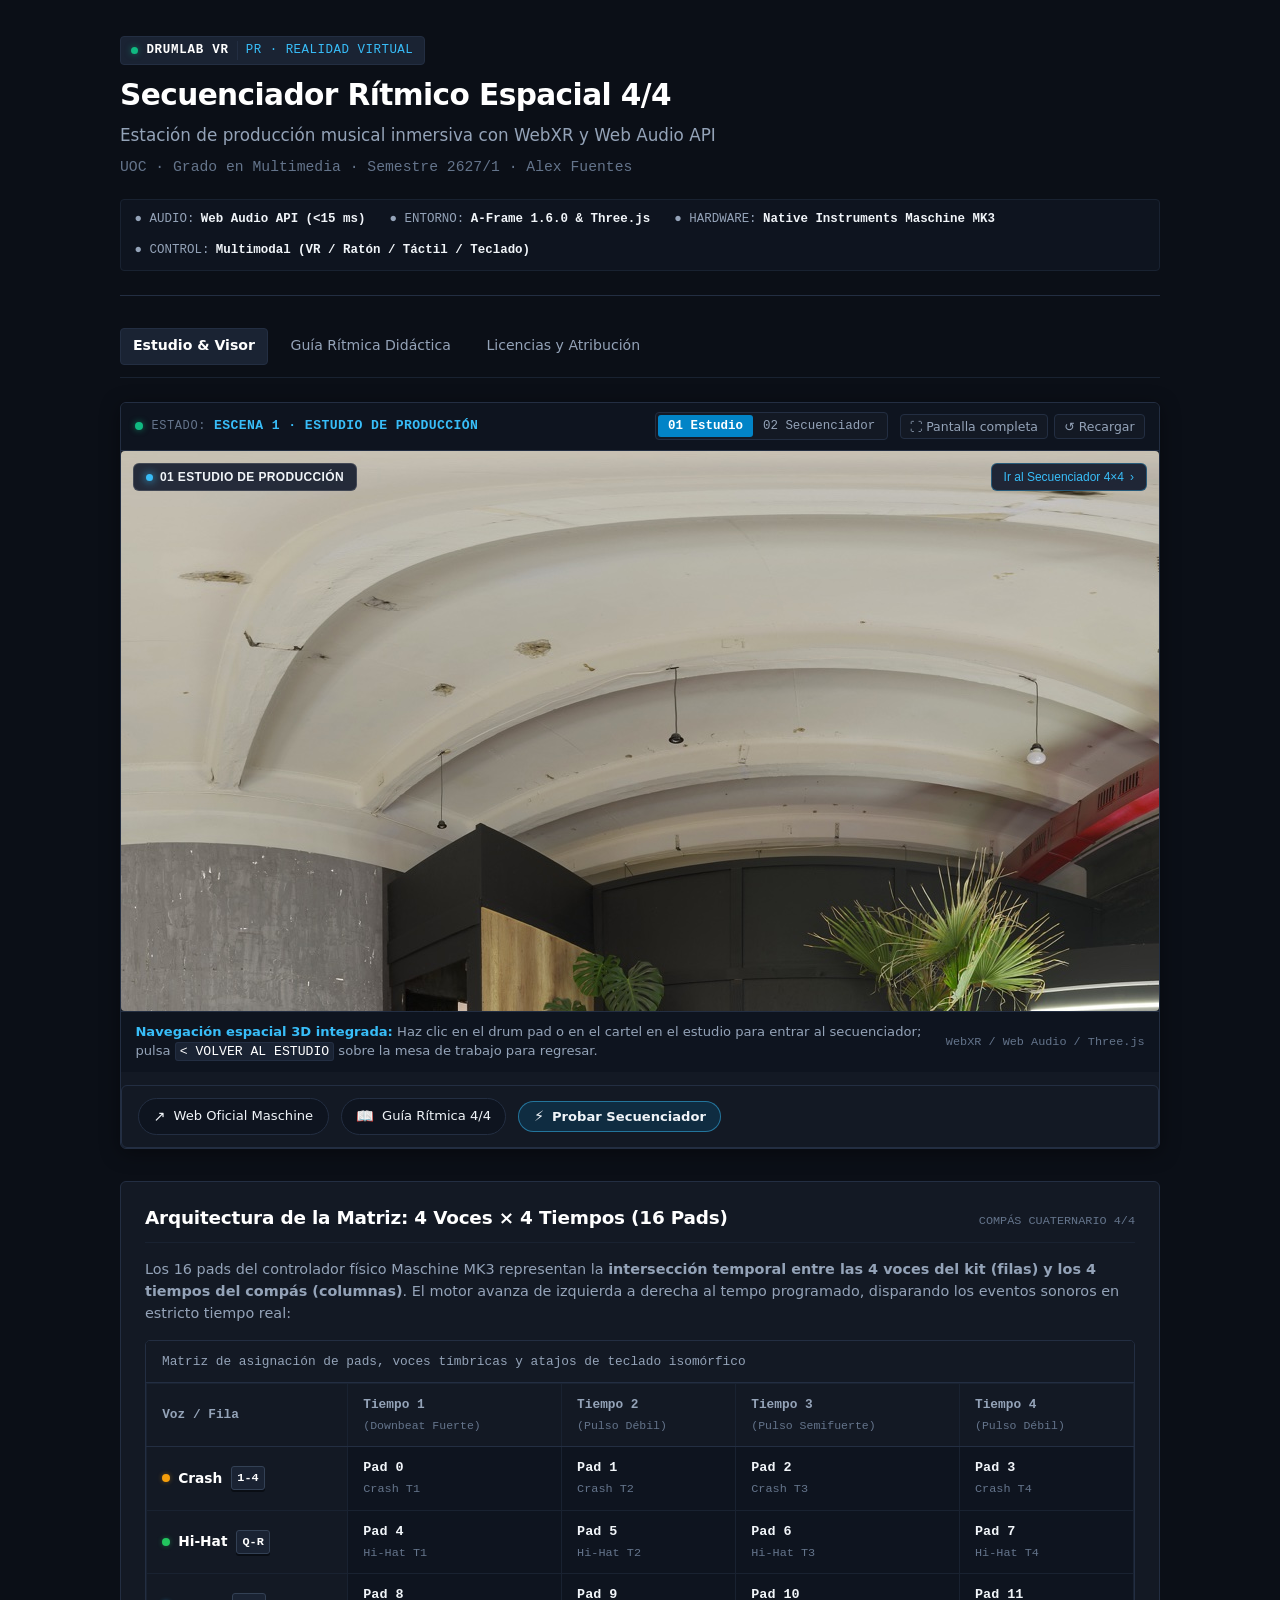
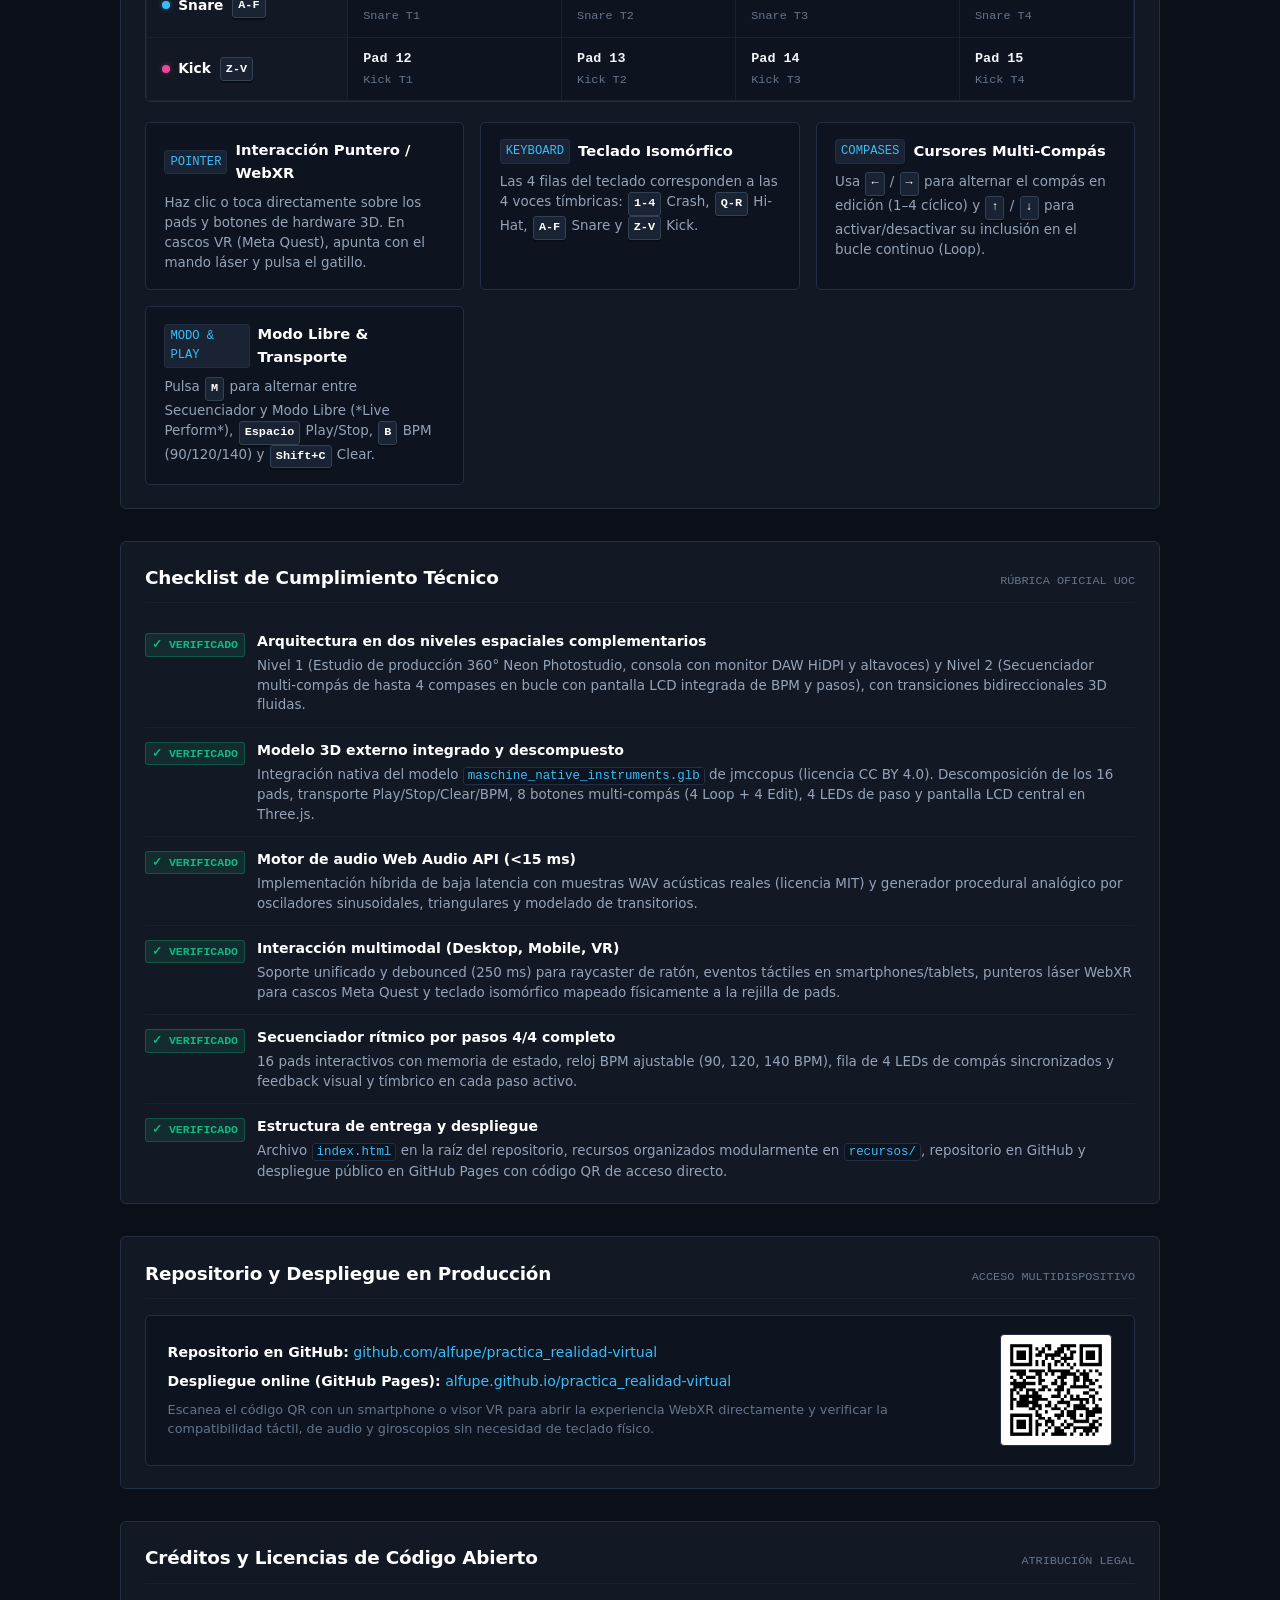
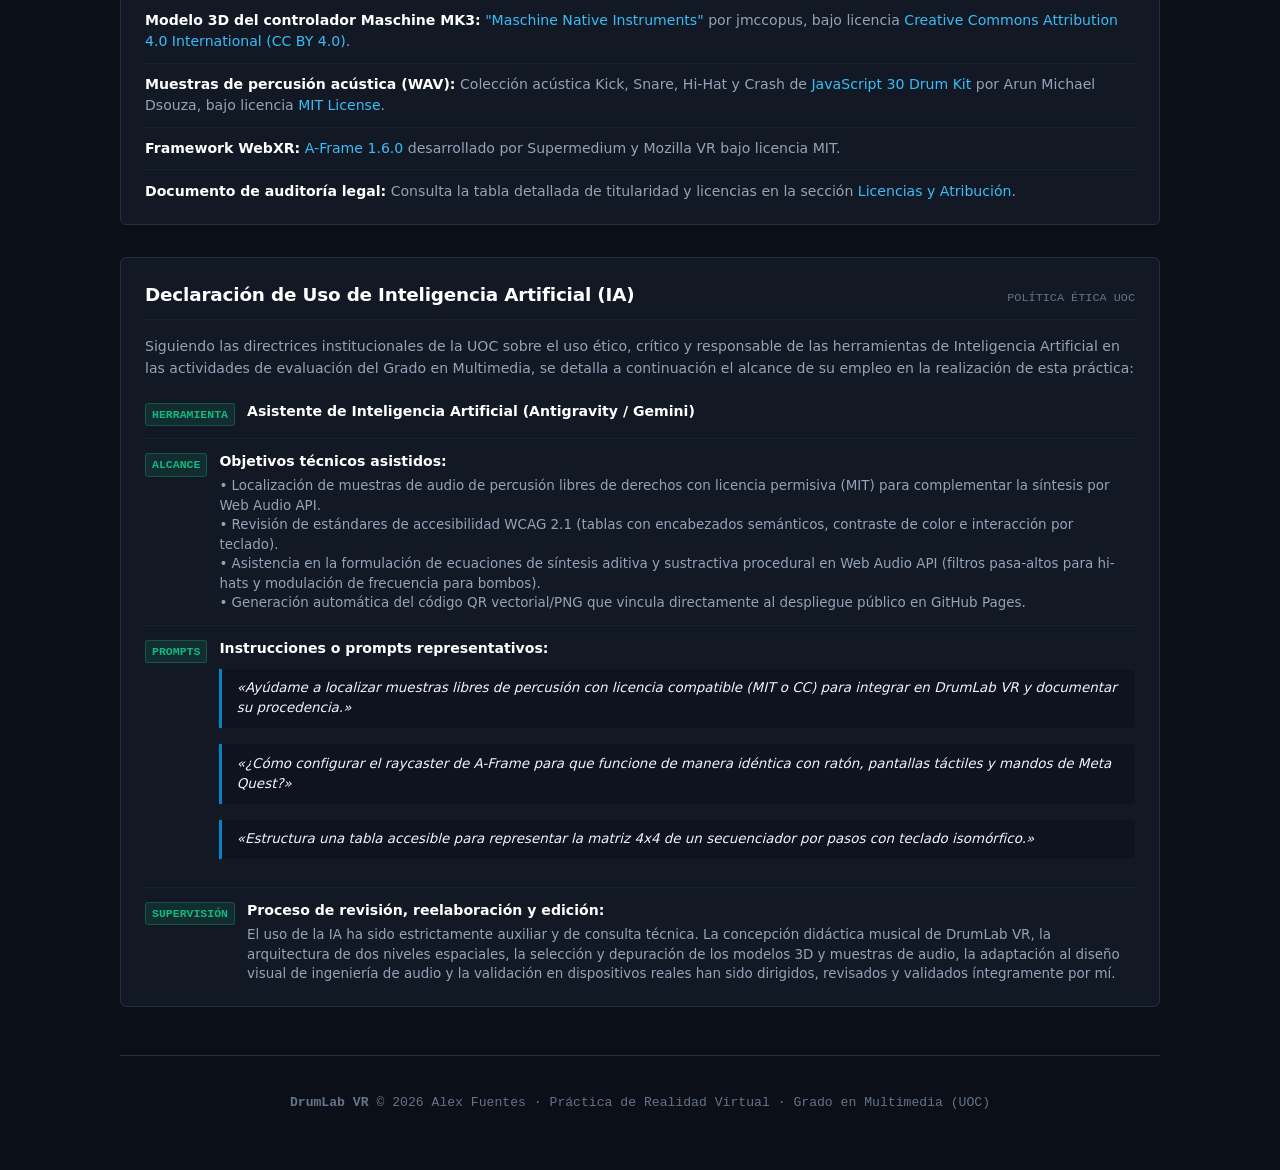
<file: index.html>
<!DOCTYPE html>
<html lang="es">
<head>
  <meta charset="utf-8">
  <meta name="viewport" content="width=device-width, initial-scale=1.0">
  <meta name="color-scheme" content="dark light">
  <title>DrumLab VR — Secuenciador Rítmico Espacial 4/4 (UOC Realidad Virtual)</title>
  <meta name="description" content="Práctica final de Realidad Virtual: DrumLab VR, secuenciador rítmico espacial 4/4 con WebXR y Web Audio API. Grado en Multimedia, UOC.">
  <link rel="stylesheet" href="recursos/css/styles.css?v=3.3">
</head>
<body>
  <!-- Enlace de accesibilidad para saltar al contenido principal -->
  <a href="#contenido-principal" class="skip-link">Saltar al contenido principal</a>

  <main class="page" id="contenido-principal">
    <!-- Cabecera de Proyecto: Consola de Hardware & Metadatos Académicos -->
    <header class="page__header">
      <div class="brand-badge">
        <span class="brand-badge__dot"></span>
        <span class="brand-badge__title">DRUMLAB VR</span>
        <span class="brand-badge__tag">PR · REALIDAD VIRTUAL</span>
      </div>
      <h1 class="page__title">Secuenciador Rítmico Espacial 4/4</h1>
      <h2 class="page__subtitle">Estación de producción musical inmersiva con WebXR y Web Audio API</h2>
      <p class="page__author">UOC · Grado en Multimedia · Semestre 2627/1 · Alex Fuentes</p>

      <!-- Telemetría técnica de la estación -->
      <div class="telemetry-strip" aria-label="Telemetría técnica del sistema">
        <div class="telemetry-item">
          <span>● AUDIO:</span> <strong>Web Audio API (&lt;15 ms)</strong>
        </div>
        <div class="telemetry-item">
          <span>● ENTORNO:</span> <strong>A-Frame 1.6.0 &amp; Three.js</strong>
        </div>
        <div class="telemetry-item">
          <span>● HARDWARE:</span> <strong>Native Instruments Maschine MK3</strong>
        </div>
        <div class="telemetry-item">
          <span>● CONTROL:</span> <strong>Multimodal (VR / Ratón / Táctil / Teclado)</strong>
        </div>
      </div>
    </header>

    <!-- Navegación de páginas secundarias -->
    <nav class="page__nav" aria-label="Navegación del proyecto">
      <a href="index.html" class="page__nav-link page__nav-link--active" aria-current="page">Estudio &amp; Visor</a>
      <a href="recursos/guia-ritmica.html" class="page__nav-link">Guía Rítmica Didáctica</a>
      <a href="recursos/licencias.html" class="page__nav-link">Licencias y Atribución</a>
    </nav>

    <!-- Consola de Monitor WebXR: Marco Integrado de Instrumento 3D -->
    <div class="console-wrapper">
      <div class="console-bar console-bar--top">
        <div class="console-status">
          <span class="status-indicator"></span>
          <span class="console-status__label">ESTADO:</span>
          <span class="console-status__scene" id="current-scene-label">ESCENA 1 · ESTUDIO DE PRODUCCIÓN</span>
        </div>
        <div class="console-controls">
          <div class="scene-selector" role="tablist" aria-label="Selector de escena alternativo">
            <button type="button" class="scene-btn active" id="btn-scene1" role="tab" aria-selected="true" aria-controls="contenedor-1" onclick="cambiarEscena(1)">
              01 Estudio
            </button>
            <button type="button" class="scene-btn" id="btn-scene2" role="tab" aria-selected="false" aria-controls="contenedor-2" onclick="cambiarEscena(2)">
              02 Secuenciador
            </button>
          </div>
          <div class="console-actions">
            <button type="button" class="console-btn" id="btn-fullscreen" title="Ver en pantalla completa">⛶ Pantalla completa</button>
            <button type="button" class="console-btn" id="btn-reload" title="Reiniciar escena activa">↺ Recargar</button>
          </div>
        </div>
      </div>

      <!-- Visor WebXR -->
      <section class="page__viewer" aria-label="Visor 3D interactivo">
        <div id="contenedor-1" class="scene-container active" role="tabpanel" aria-labelledby="btn-scene1">
          <iframe 
            id="frame-scene1" 
            class="page__frame" 
            src="recursos/escena-estudio.html?v=3.4" 
            title="Escena 1: Estudio de Producción" 
            allow="accelerometer; gyroscope; xr-spatial-tracking; fullscreen" 
            allowfullscreen="true">
          </iframe>
        </div>
        <div id="contenedor-2" class="scene-container" role="tabpanel" aria-labelledby="btn-scene2">
          <iframe 
            id="frame-scene2" 
            class="page__frame" 
            src="recursos/escena-secuenciador.html?v=3.4" 
            title="Escena 2: Secuenciador 4x4" 
            allow="autoplay; accelerometer; gyroscope; xr-spatial-tracking; fullscreen" 
            allowfullscreen="true">
          </iframe>
        </div>
      </section>

      <!-- Barra inferior informativa de la consola -->
      <div class="console-bar console-bar--bottom">
        <div class="console-hint">
          <strong>Navegación espacial 3D integrada:</strong> Haz clic en el drum pad o en el cartel en el estudio para entrar al secuenciador; pulsa <em>&lt; VOLVER AL ESTUDIO</em> sobre la mesa de trabajo para regresar.
        </div>
        <div class="console-meta">
          <span>WebXR / Web Audio / Three.js</span>
        </div>
      </div>

      <!-- Barra de Enlaces de Recursos y Acceso Rápido (WCAG 2.1) -->
      <nav class="console-actions-bar" aria-label="Recursos oficiales y accesos directos">
        <a href="https://www.native-instruments.com/es/products/maschine/production-systems/maschine/" class="action-pill action-pill--external" target="_blank" rel="noopener noreferrer" aria-label="Visitar la web oficial de Native Instruments Maschine MK3 (se abre en pestaña nueva)">
          <span class="action-pill__icon" aria-hidden="true">↗</span>
          <span>Web Oficial Maschine</span>
        </a>
        <a href="recursos/guia-ritmica.html" class="action-pill" aria-label="Consultar la guía didáctica sobre métrica 4/4">
          <span class="action-pill__icon" aria-hidden="true">📖</span>
          <span>Guía Rítmica 4/4</span>
        </a>
        <button type="button" class="action-pill action-pill--primary" id="btn-action-sequencer" aria-label="Ir directamente al Secuenciador 4x4 (Escena 2)">
          <span class="action-pill__icon" aria-hidden="true">⚡</span>
          <span>Probar Secuenciador</span>
        </button>
      </nav>
    </div>

    <!-- Mapa Arquitectónico de la Matriz 4x4 (16 Pads) -->
    <section class="matrix-section" aria-labelledby="matrix-title">
      <div class="section-header">
        <h2 id="matrix-title" class="matrix-section__title">Arquitectura de la Matriz: 4 Voces &times; 4 Tiempos (16 Pads)</h2>
        <span class="section-tag">COMPÁS CUATERNARIO 4/4</span>
      </div>
      <p style="margin: 0 0 0.75rem; font-size: 0.9rem; line-height: 1.5; color: var(--color-text-muted);">
        Los 16 pads del controlador físico Maschine MK3 representan la <strong>intersección temporal entre las 4 voces del kit (filas) y los 4 tiempos del compás (columnas)</strong>. El motor avanza de izquierda a derecha al tempo programado, disparando los eventos sonoros en estricto tiempo real:
      </p>

      <div class="table-wrapper" tabindex="0" role="region" aria-labelledby="matrix-caption">
        <table class="matrix-table">
          <caption id="matrix-caption">Matriz de asignación de pads, voces tímbricas y atajos de teclado isomórfico</caption>
          <thead>
            <tr>
              <th scope="col">Voz / Fila</th>
              <th scope="col">Tiempo 1 <span>(Downbeat Fuerte)</span></th>
              <th scope="col">Tiempo 2 <span>(Pulso Débil)</span></th>
              <th scope="col">Tiempo 3 <span>(Pulso Semifuerte)</span></th>
              <th scope="col">Tiempo 4 <span>(Pulso Débil)</span></th>
            </tr>
          </thead>
          <tbody>
            <tr>
              <th scope="row">
                <div class="voice-badge">
                  <span class="voice-dot voice-dot--crash"></span>
                  <span>Crash</span>
                  <kbd>1-4</kbd>
                </div>
              </th>
              <td><strong>Pad 0</strong> <small>Crash T1</small></td>
              <td><strong>Pad 1</strong> <small>Crash T2</small></td>
              <td><strong>Pad 2</strong> <small>Crash T3</small></td>
              <td><strong>Pad 3</strong> <small>Crash T4</small></td>
            </tr>
            <tr>
              <th scope="row">
                <div class="voice-badge">
                  <span class="voice-dot voice-dot--hihat"></span>
                  <span>Hi-Hat</span>
                  <kbd>Q-R</kbd>
                </div>
              </th>
              <td><strong>Pad 4</strong> <small>Hi-Hat T1</small></td>
              <td><strong>Pad 5</strong> <small>Hi-Hat T2</small></td>
              <td><strong>Pad 6</strong> <small>Hi-Hat T3</small></td>
              <td><strong>Pad 7</strong> <small>Hi-Hat T4</small></td>
            </tr>
            <tr>
              <th scope="row">
                <div class="voice-badge">
                  <span class="voice-dot voice-dot--snare"></span>
                  <span>Snare</span>
                  <kbd>A-F</kbd>
                </div>
              </th>
              <td><strong>Pad 8</strong> <small>Snare T1</small></td>
              <td><strong>Pad 9</strong> <small>Snare T2</small></td>
              <td><strong>Pad 10</strong> <small>Snare T3</small></td>
              <td><strong>Pad 11</strong> <small>Snare T4</small></td>
            </tr>
            <tr>
              <th scope="row">
                <div class="voice-badge">
                  <span class="voice-dot voice-dot--kick"></span>
                  <span>Kick</span>
                  <kbd>Z-V</kbd>
                </div>
              </th>
              <td><strong>Pad 12</strong> <small>Kick T1</small></td>
              <td><strong>Pad 13</strong> <small>Kick T2</small></td>
              <td><strong>Pad 14</strong> <small>Kick T3</small></td>
              <td><strong>Pad 15</strong> <small>Kick T4</small></td>
            </tr>
          </tbody>
        </table>
      </div>

      <!-- Guía de controles multimodal -->
      <div class="controls-grid">
        <div class="control-card">
          <div class="control-card__header">
            <span class="control-card__icon">POINTER</span>
            <h3 class="control-card__title">Interacción Puntero / WebXR</h3>
          </div>
          <p class="control-card__text">
            Haz clic o toca directamente sobre los pads y botones de hardware 3D. En cascos VR (Meta Quest), apunta con el mando láser y pulsa el gatillo.
          </p>
        </div>

        <div class="control-card">
          <div class="control-card__header">
            <span class="control-card__icon">KEYBOARD</span>
            <h3 class="control-card__title">Teclado Isomórfico</h3>
          </div>
          <p class="control-card__text">
            Las 4 filas del teclado corresponden a las 4 voces tímbricas: <kbd>1-4</kbd> Crash, <kbd>Q-R</kbd> Hi-Hat, <kbd>A-F</kbd> Snare y <kbd>Z-V</kbd> Kick.
          </p>
        </div>

        <div class="control-card">
          <div class="control-card__header">
            <span class="control-card__icon">COMPASES</span>
            <h3 class="control-card__title">Cursores Multi-Compás</h3>
          </div>
          <p class="control-card__text">
            Usa <kbd>&larr;</kbd> / <kbd>&rarr;</kbd> para alternar el compás en edición (1–4 cíclico) y <kbd>&uarr;</kbd> / <kbd>&darr;</kbd> para activar/desactivar su inclusión en el bucle continuo (Loop).
          </p>
        </div>

        <div class="control-card">
          <div class="control-card__header">
            <span class="control-card__icon">MODO &amp; PLAY</span>
            <h3 class="control-card__title">Modo Libre &amp; Transporte</h3>
          </div>
          <p class="control-card__text">
            Pulsa <kbd>M</kbd> para alternar entre Secuenciador y Modo Libre (*Live Perform*), <kbd>Espacio</kbd> Play/Stop, <kbd>B</kbd> BPM (90/120/140) y <kbd>Shift+C</kbd> Clear.
          </p>
        </div>
      </div>
    </section>

    <!-- Checklist de la práctica -->
    <section class="instructions" aria-labelledby="checklist-title">
      <div class="section-header">
        <h2 id="checklist-title" class="instructions__title">Checklist de Cumplimiento Técnico</h2>
        <span class="section-tag">RÚBRICA OFICIAL UOC</span>
      </div>
      <ul class="instructions__list">
        <li class="instructions__item">
          <span class="instructions__badge">✓ VERIFICADO</span>
          <div class="instructions__content">
            <strong>Arquitectura en dos niveles espaciales complementarios</strong>
            <span class="instructions__note">
              Nivel 1 (Estudio de producción 360° Neon Photostudio, consola con monitor DAW HiDPI y altavoces) y Nivel 2 (Secuenciador multi-compás de hasta 4 compases en bucle con pantalla LCD integrada de BPM y pasos), con transiciones bidireccionales 3D fluidas.
            </span>
          </div>
        </li>
        <li class="instructions__item">
          <span class="instructions__badge">✓ VERIFICADO</span>
          <div class="instructions__content">
            <strong>Modelo 3D externo integrado y descompuesto</strong>
            <span class="instructions__note">
              Integración nativa del modelo <code>maschine_native_instruments.glb</code> de jmccopus (licencia CC BY 4.0). Descomposición de los 16 pads, transporte Play/Stop/Clear/BPM, 8 botones multi-compás (4 Loop + 4 Edit), 4 LEDs de paso y pantalla LCD central en Three.js.
            </span>
          </div>
        </li>
        <li class="instructions__item">
          <span class="instructions__badge">✓ VERIFICADO</span>
          <div class="instructions__content">
            <strong>Motor de audio Web Audio API (&lt;15 ms)</strong>
            <span class="instructions__note">
              Implementación híbrida de baja latencia con muestras WAV acústicas reales (licencia MIT) y generador procedural analógico por osciladores sinusoidales, triangulares y modelado de transitorios.
            </span>
          </div>
        </li>
        <li class="instructions__item">
          <span class="instructions__badge">✓ VERIFICADO</span>
          <div class="instructions__content">
            <strong>Interacción multimodal (Desktop, Mobile, VR)</strong>
            <span class="instructions__note">
              Soporte unificado y debounced (250 ms) para raycaster de ratón, eventos táctiles en smartphones/tablets, punteros láser WebXR para cascos Meta Quest y teclado isomórfico mapeado físicamente a la rejilla de pads.
            </span>
          </div>
        </li>
        <li class="instructions__item">
          <span class="instructions__badge">✓ VERIFICADO</span>
          <div class="instructions__content">
            <strong>Secuenciador rítmico por pasos 4/4 completo</strong>
            <span class="instructions__note">
              16 pads interactivos con memoria de estado, reloj BPM ajustable (90, 120, 140 BPM), fila de 4 LEDs de compás sincronizados y feedback visual y tímbrico en cada paso activo.
            </span>
          </div>
        </li>
        <li class="instructions__item">
          <span class="instructions__badge">✓ VERIFICADO</span>
          <div class="instructions__content">
            <strong>Estructura de entrega y despliegue</strong>
            <span class="instructions__note">
              Archivo <code>index.html</code> en la raíz del repositorio, recursos organizados modularmente en <code>recursos/</code>, repositorio en GitHub y despliegue público en GitHub Pages con código QR de acceso directo.
            </span>
          </div>
        </li>
      </ul>
    </section>

    <!-- Repositorio y acceso móvil con QR -->
    <section class="instructions" aria-labelledby="repo-title">
      <div class="section-header">
        <h2 id="repo-title" class="instructions__title">Repositorio y Despliegue en Producción</h2>
        <span class="section-tag">ACCESO MULTIDISPOSITIVO</span>
      </div>
      <div class="access-box">
        <div class="access-box__info">
          <p><strong>Repositorio en GitHub:</strong> <a class="credits__link" href="https://github.com/alfupe/practica_realidad-virtual" target="_blank" rel="noopener noreferrer">github.com/alfupe/practica_realidad-virtual</a></p>
          <p><strong>Despliegue online (GitHub Pages):</strong> <a class="credits__link" href="https://alfupe.github.io/practica_realidad-virtual/" target="_blank" rel="noopener noreferrer">alfupe.github.io/practica_realidad-virtual</a></p>
          <p class="access-box__hint">Escanea el código QR con un smartphone o visor VR para abrir la experiencia WebXR directamente y verificar la compatibilidad táctil, de audio y giroscopios sin necesidad de teclado físico.</p>
        </div>
        <div class="access-box__qr">
          <img src="recursos/assets/qr-github-pages.png" alt="Código QR de acceso a GitHub Pages" width="112" height="112">
        </div>
      </div>
    </section>

    <!-- Créditos y Atribución -->
    <section class="credits" aria-labelledby="credits-title">
      <div class="section-header">
        <h2 id="credits-title" class="credits__title">Créditos y Licencias de Código Abierto</h2>
        <span class="section-tag">ATRIBUCIÓN LEGAL</span>
      </div>
      <ul class="credits__list">
        <li class="credits__item">
          <strong>Modelo 3D del controlador Maschine MK3:</strong> 
          <a class="credits__link" href="https://skfb.ly/oAOvO" target="_blank" rel="noopener noreferrer">"Maschine Native Instruments"</a> 
          por jmccopus, bajo licencia 
          <a class="credits__link" href="http://creativecommons.org/licenses/by/4.0/" target="_blank" rel="noopener noreferrer">Creative Commons Attribution 4.0 International (CC BY 4.0)</a>.
        </li>
        <li class="credits__item">
          <strong>Muestras de percusión acústica (WAV):</strong> 
          Colección acústica Kick, Snare, Hi-Hat y Crash de 
          <a class="credits__link" href="https://github.com/ArunMichaelDsouza/javascript-30-course" target="_blank" rel="noopener noreferrer">JavaScript 30 Drum Kit</a> 
          por Arun Michael Dsouza, bajo licencia 
          <a class="credits__link" href="https://opensource.org/licenses/MIT" target="_blank" rel="noopener noreferrer">MIT License</a>.
        </li>
        <li class="credits__item">
          <strong>Framework WebXR:</strong> 
          <a class="credits__link" href="https://aframe.io/" target="_blank" rel="noopener noreferrer">A-Frame 1.6.0</a> 
          desarrollado por Supermedium y Mozilla VR bajo licencia MIT.
        </li>
        <li class="credits__item">
          <strong>Documento de auditoría legal:</strong> 
          Consulta la tabla detallada de titularidad y licencias en la sección <a class="credits__link" href="recursos/licencias.html">Licencias y Atribución</a>.
        </li>
      </ul>
    </section>

    <!-- Declaración institucional de uso de IA -->
    <section class="ai-declaration" aria-labelledby="ai-title">
      <div class="section-header">
        <h2 id="ai-title" class="ai-declaration__title">Declaración de Uso de Inteligencia Artificial (IA)</h2>
        <span class="section-tag">POLÍTICA ÉTICA UOC</span>
      </div>
      <p>Siguiendo las directrices institucionales de la UOC sobre el uso ético, crítico y responsable de las herramientas de Inteligencia Artificial en las actividades de evaluación del Grado en Multimedia, se detalla a continuación el alcance de su empleo en la realización de esta práctica:</p>

      <ul class="instructions__list">
        <li class="instructions__item">
          <span class="instructions__badge">HERRAMIENTA</span>
          <div class="instructions__content">
            <strong>Asistente de Inteligencia Artificial (Antigravity / Gemini)</strong>
          </div>
        </li>
        <li class="instructions__item">
          <span class="instructions__badge">ALCANCE</span>
          <div class="instructions__content">
            <strong>Objetivos técnicos asistidos:</strong>
            <span class="instructions__note">
              • Localización de muestras de audio de percusión libres de derechos con licencia permisiva (MIT) para complementar la síntesis por Web Audio API.<br>
              • Revisión de estándares de accesibilidad WCAG 2.1 (tablas con encabezados semánticos, contraste de color e interacción por teclado).<br>
              • Asistencia en la formulación de ecuaciones de síntesis aditiva y sustractiva procedural en Web Audio API (filtros pasa-altos para hi-hats y modulación de frecuencia para bombos).<br>
              • Generación automática del código QR vectorial/PNG que vincula directamente al despliegue público en GitHub Pages.
            </span>
          </div>
        </li>
        <li class="instructions__item">
          <span class="instructions__badge">PROMPTS</span>
          <div class="instructions__content">
            <strong>Instrucciones o prompts representativos:</strong>
            <blockquote>«Ayúdame a localizar muestras libres de percusión con licencia compatible (MIT o CC) para integrar en DrumLab VR y documentar su procedencia.»</blockquote>
            <blockquote>«¿Cómo configurar el raycaster de A-Frame para que funcione de manera idéntica con ratón, pantallas táctiles y mandos de Meta Quest?»</blockquote>
            <blockquote>«Estructura una tabla accesible para representar la matriz 4x4 de un secuenciador por pasos con teclado isomórfico.»</blockquote>
          </div>
        </li>
        <li class="instructions__item">
          <span class="instructions__badge">SUPERVISIÓN</span>
          <div class="instructions__content">
            <strong>Proceso de revisión, reelaboración y edición:</strong>
            <span class="instructions__note">
              El uso de la IA ha sido estrictamente auxiliar y de consulta técnica. La concepción didáctica musical de DrumLab VR, la arquitectura de dos niveles espaciales, la selección y depuración de los modelos 3D y muestras de audio, la adaptación al diseño visual de ingeniería de audio y la validación en dispositivos reales han sido dirigidos, revisados y validados íntegramente por mí.
            </span>
          </div>
        </li>
      </ul>
    </section>

    <!-- Pie de página de la estación -->
    <footer class="site-footer">
      <p>
        <strong>DrumLab VR</strong> &copy; 2026 Alex Fuentes · Práctica de Realidad Virtual · Grado en Multimedia (UOC)
      </p>
    </footer>
    <!-- Modal Dialog nativo HTML5 para visualización de vídeo demostrativo de Maschine MK3 -->
    <dialog id="videoDialog" class="video-modal" closedby="any" aria-labelledby="videoDialogTitle">
      <div class="video-modal__content">
        <div class="video-modal__header">
          <div class="video-modal__header-info">
            <span class="video-modal__badge">DEMO OFICIAL</span>
            <h2 id="videoDialogTitle" class="video-modal__title">Demostración Maschine MK3</h2>
          </div>
          <button id="btnVideoDialogClose" class="video-modal__close" type="button" aria-label="Cerrar reproductor de vídeo">&times;</button>
        </div>
        <div class="video-modal__player-wrapper">
          <iframe 
            id="videoIframe" 
            class="video-modal__iframe" 
            src="" 
            title="Vídeo demostrativo Native Instruments Maschine MK3" 
            allow="accelerometer; autoplay; clipboard-write; encrypted-media; gyroscope; picture-in-picture; web-share" 
            allowfullscreen 
            loading="lazy">
          </iframe>
        </div>
        <div class="video-modal__footer">
          <p class="video-modal__caption">
            Recurso audiovisual emitido desde los monitores 3D de la Escena 1 (Estudio de Producción).
            Pulsa <kbd>ESC</kbd> o haz clic fuera del recuadro para volver a la experiencia.
          </p>
        </div>
      </div>
    </dialog>
  </main>

  <!-- Orquestador modular de la aplicación y sincronización de escenas WebXR (Clean Code) -->
  <script src="recursos/js/app.js?v=3.3"></script>
</body>
</html>
</file>
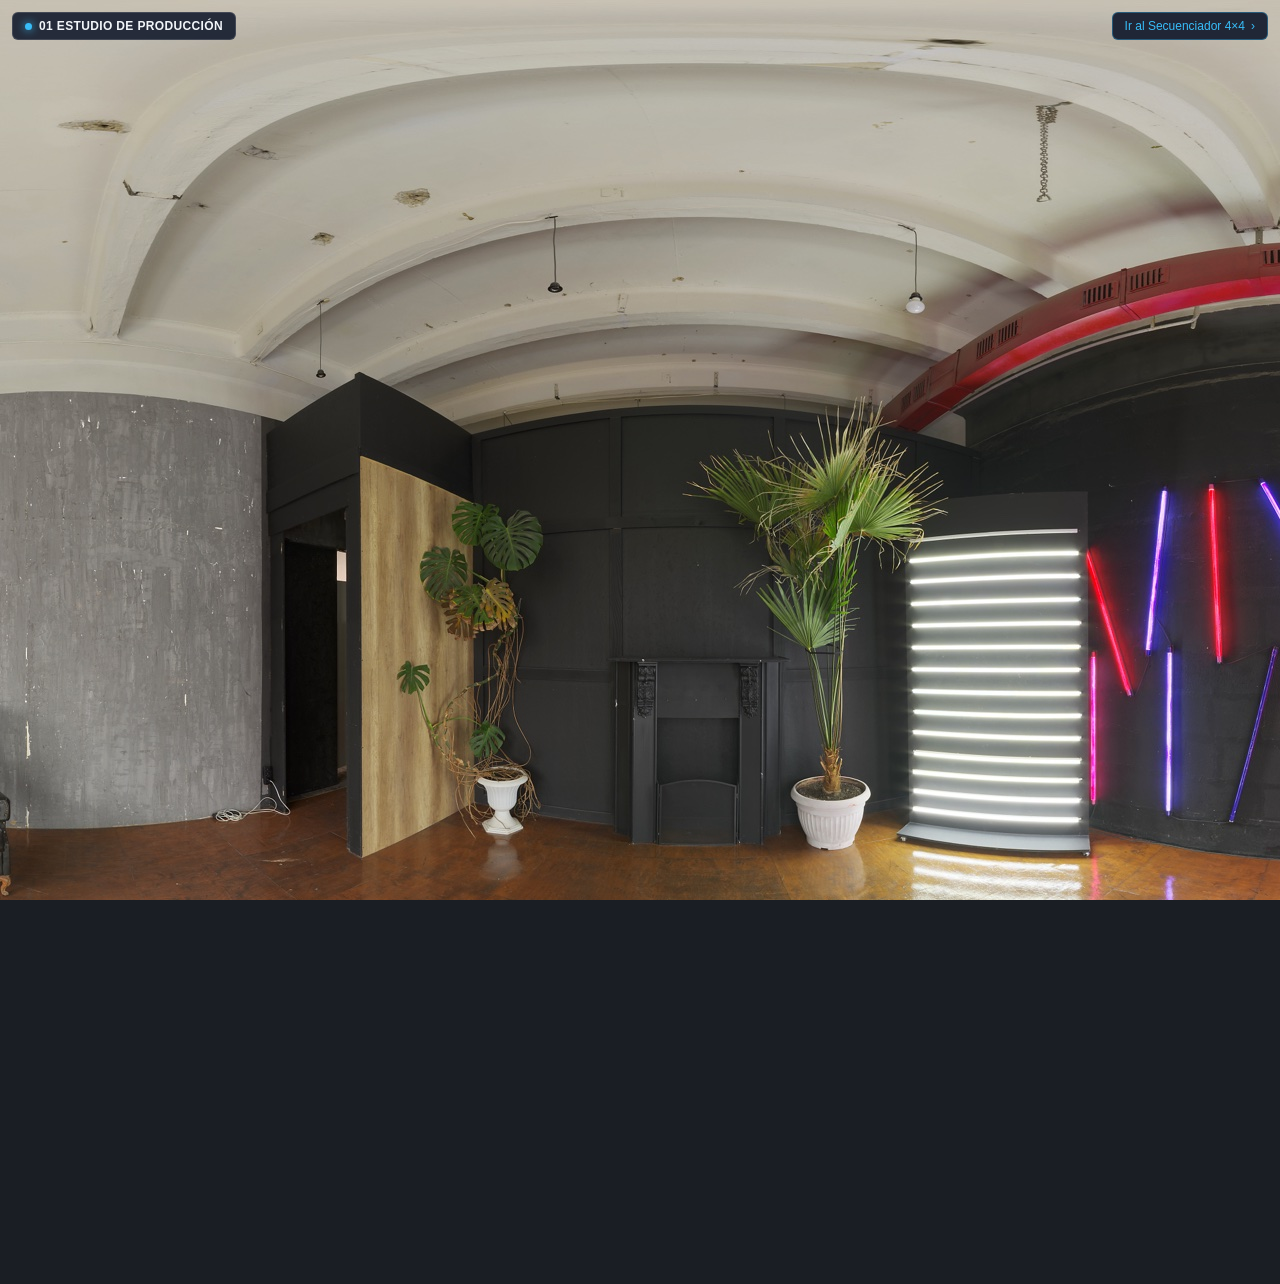
<file: recursos/escena-estudio.html>
<!DOCTYPE html>
<html lang="es">
<head>
  <meta charset="UTF-8">
  <meta name="viewport" content="width=device-width, initial-scale=1.0">
  <title>DrumLab VR — Escena 1: Estudio de Producción (Nivel Explorativo)</title>
  
  <!-- Framework WebXR A-Frame 1.6.0 Oficial -->
  <script src="https://aframe.io/releases/1.6.0/aframe.min.js"></script>

  <!-- Componentes A-Frame registrados en <head> -->
  <script>
    AFRAME.registerComponent('maschine-studio-model', {
      init: function () {
        const applyFiltering = () => {
          const rootMesh = this.el.getObject3D('mesh');
          if (!rootMesh) return;
          const realMeshes = new Set(['Object_6', 'Object_8', 'Object_10', 'Object_12', 'Object_14']);
          rootMesh.traverse((child) => {
            if (child.isMesh) {
              if (!realMeshes.has(child.name)) {
                child.visible = false;
              } else {
                child.visible = true;
                if (child.material) {
                  child.material.side = THREE.DoubleSide;
                }
              }
            }
          });
          rootMesh.position.set(0, -3.835, 0.636);
        };

        if (this.el.getObject3D('mesh')) {
          applyFiltering();
        } else {
          this.el.addEventListener('model-loaded', applyFiltering);
        }
      }
    });

    AFRAME.registerComponent('daw-screen-ui', {
      init: function () {
        this.canvas = document.createElement('canvas');
        this.canvas.width = 1024;
        this.canvas.height = 560;
        this.ctx = this.canvas.getContext('2d');
        this.texture = new THREE.CanvasTexture(this.canvas);
        this.texture.anisotropy = 4;
        this.isHovered = false;

        this.applyTexture = () => {
          const mesh = this.el.getObject3D('mesh');
          if (!mesh) return;
          mesh.material = new THREE.MeshBasicMaterial({
            map: this.texture,
            side: THREE.DoubleSide
          });
          this.draw();
        };

        if (this.el.getObject3D('mesh')) {
          this.applyTexture();
        } else {
          this.el.addEventListener('object3dset', this.applyTexture);
        }

        this.el.addEventListener('mouseenter', () => {
          this.isHovered = true;
          this.draw();
        });
        this.el.addEventListener('mouseleave', () => {
          this.isHovered = false;
          this.draw();
        });
      },

      drawRoundedRect: function (ctx, x, y, w, h, r) {
        ctx.beginPath();
        ctx.moveTo(x + r, y);
        ctx.arcTo(x + w, y, x + w, y + h, r);
        ctx.arcTo(x + w, y + h, x, y + h, r);
        ctx.arcTo(x, y + h, x, y, r);
        ctx.arcTo(x, y, x + w, y, r);
        ctx.closePath();
      },

      draw: function () {
        const ctx = this.ctx;
        const W = this.canvas.width;
        const H = this.canvas.height;

        // Fondo de interfaz DAW oscura de alta densidad
        const bgGrad = ctx.createLinearGradient(0, 0, 0, H);
        bgGrad.addColorStop(0, '#090e1a');
        bgGrad.addColorStop(1, '#050811');
        ctx.fillStyle = bgGrad;
        ctx.fillRect(0, 0, W, H);

        // Barra superior del DAW
        ctx.fillStyle = '#0f172a';
        ctx.fillRect(0, 0, W, 64);
        ctx.strokeStyle = '#1e293b';
        ctx.lineWidth = 2;
        ctx.beginPath();
        ctx.moveTo(0, 64);
        ctx.lineTo(W, 64);
        ctx.stroke();

        // LED de estado y título del proyecto
        ctx.fillStyle = '#22c55e';
        ctx.beginPath();
        ctx.arc(36, 32, 6, 0, Math.PI * 2);
        ctx.fill();

        ctx.fillStyle = '#f8fafc';
        ctx.font = 'bold 22px system-ui, -apple-system, sans-serif';
        ctx.textAlign = 'left';
        ctx.textBaseline = 'middle';
        ctx.fillText('DRUMLAB VR', 56, 32);

        ctx.fillStyle = '#64748b';
        ctx.font = '600 18px monospace';
        ctx.fillText('// STUDIO WORKSPACE', 208, 33);

        // Pastillas de telemetría a la derecha de la cabecera DAW
        ctx.textAlign = 'right';
        ctx.fillStyle = '#38bdf8';
        ctx.font = 'bold 18px monospace';
        ctx.fillText('120 BPM  ·  4/4  ·  4 BARS', W - 32, 32);

        // Pistas rítmicas visuales (vista previa estilizada de las 4 voces)
        const tracks = [
          { name: '01 CRASH',  color: '#f59e0b', hits: [1, 0, 0, 0, 0, 0, 0, 0] },
          { name: '02 HI-HAT', color: '#22c55e', hits: [1, 1, 1, 1, 1, 1, 1, 1] },
          { name: '03 SNARE',  color: '#38bdf8', hits: [0, 0, 1, 0, 0, 0, 1, 0] },
          { name: '04 KICK',   color: '#ec4899', hits: [1, 0, 0, 1, 1, 0, 0, 0] }
        ];

        const gridX = 44;
        const gridY = 98;
        const labelW = 148;
        const cellW = (W - 88 - labelW - 56) / 8;
        const rowH = 48;

        tracks.forEach((tr, rIdx) => {
          const y = gridY + rIdx * (rowH + 10);

          // Etiqueta de pista
          this.drawRoundedRect(ctx, gridX, y, labelW, rowH, 6);
          ctx.fillStyle = '#0f172a';
          ctx.fill();
          ctx.strokeStyle = '#1e293b';
          ctx.lineWidth = 1.5;
          ctx.stroke();

          ctx.fillStyle = tr.color;
          ctx.fillRect(gridX + 6, y + 10, 4, rowH - 20);

          ctx.fillStyle = '#cbd5e1';
          ctx.font = 'bold 16px monospace';
          ctx.textAlign = 'left';
          ctx.fillText(tr.name, gridX + 20, y + rowH / 2 + 1);

          // Celdas de pasos
          tr.hits.forEach((hit, cIdx) => {
            const cx = gridX + labelW + 14 + cIdx * (cellW + 6);
            this.drawRoundedRect(ctx, cx, y, cellW, rowH, 6);
            if (hit) {
              ctx.fillStyle = tr.color + '33';
              ctx.fill();
              ctx.strokeStyle = tr.color;
              ctx.lineWidth = 1.5;
              ctx.stroke();
            } else {
              ctx.fillStyle = '#0b1220';
              ctx.fill();
              ctx.strokeStyle = '#1e293b';
              ctx.lineWidth = 1;
              ctx.stroke();
            }
          });
        });

        // Botón principal integrado (hardware/DAW launch bar)
        const btnW = 540;
        const btnH = 86;
        const btnX = (W - btnW) / 2;
        const btnY = H - btnH - 42;

        this.drawRoundedRect(ctx, btnX, btnY, btnW, btnH, 12);
        const btnGrad = ctx.createLinearGradient(btnX, btnY, btnX + btnW, btnY + btnH);
        if (this.isHovered) {
          btnGrad.addColorStop(0, '#0284c7');
          btnGrad.addColorStop(1, '#0369a1');
        } else {
          btnGrad.addColorStop(0, '#0f172a');
          btnGrad.addColorStop(1, '#1e293b');
        }
        ctx.fillStyle = btnGrad;
        ctx.fill();

        ctx.strokeStyle = this.isHovered ? '#7dd3fc' : '#38bdf8';
        ctx.lineWidth = this.isHovered ? 3 : 2;
        ctx.stroke();

        // Texto principal del botón
        ctx.textAlign = 'center';
        ctx.fillStyle = '#ffffff';
        ctx.font = 'bold 24px system-ui, -apple-system, sans-serif';
        ctx.fillText('ABRIR SECUENCIADOR 4×4  ›', W / 2, btnY + 33);

        ctx.fillStyle = this.isHovered ? '#e0f2fe' : '#94a3b8';
        ctx.font = '500 15px system-ui, -apple-system, sans-serif';
        ctx.fillText('Haz clic aquí o pulsa directamente sobre la Maschine MK3', W / 2, btnY + 61);

        this.texture.needsUpdate = true;
      }
    });

    AFRAME.registerComponent('studio-navigator', {
      schema: {
        targetUrl: { type: 'string', default: 'escena-secuenciador.html' }
      },

      init: function () {
        const el = this.el;
        const targetUrl = this.data.targetUrl;

        let isNavigating = false;
        this.navigate = (evt) => {
          if (evt && evt.stopPropagation) evt.stopPropagation();
          if (isNavigating) return;
          isNavigating = true;
          setTimeout(() => { isNavigating = false; }, 500);

          // Feedback sonoro sutil con Web Audio API
          try {
            const AudioCtxClass = window.AudioContext || window.webkitAudioContext;
            if (AudioCtxClass) {
              const ctx = new AudioCtxClass();
              const osc = ctx.createOscillator();
              const gain = ctx.createGain();
              osc.type = 'sine';
              osc.frequency.setValueAtTime(440, ctx.currentTime);
              osc.frequency.exponentialRampToValueAtTime(880, ctx.currentTime + 0.08);
              gain.gain.setValueAtTime(0.12, ctx.currentTime);
              gain.gain.exponentialRampToValueAtTime(0.001, ctx.currentTime + 0.1);
              osc.connect(gain);
              gain.connect(ctx.destination);
              osc.start();
              osc.stop(ctx.currentTime + 0.1);
            }
          } catch (err) {}

          // Notificación al marco padre si está embebido en index.html
          if (window.parent && window.parent !== window) {
            try {
              if (typeof window.parent.cambiarEscena === 'function') {
                window.parent.cambiarEscena(2);
                return;
              }
            } catch (err) {}
            try {
              window.parent.postMessage({ action: 'cambiarEscena', escena: 2 }, '*');
            } catch (err) {}
            return;
          }

          window.location.href = targetUrl;
        };

        el.addEventListener('click', this.navigate);
        el.addEventListener('touchend', this.navigate);

        el.addEventListener('mouseenter', () => {
          document.body.style.cursor = 'pointer';
        });

        el.addEventListener('mouseleave', () => {
          document.body.style.cursor = 'default';
        });
      }
    });

    AFRAME.registerComponent('video-monitor-screen', {
      schema: {
        videoId: { type: 'string', default: '' },
        title: { type: 'string', default: '' },
        tag: { type: 'string', default: 'VÍDEO OFICIAL' },
        thumbSrc: { type: 'string', default: '' }
      },

      init: function () {
        this.canvas = document.createElement('canvas');
        this.canvas.width = 640;
        this.canvas.height = 360;
        this.ctx = this.canvas.getContext('2d');
        this.texture = new THREE.CanvasTexture(this.canvas);
        this.texture.anisotropy = 4;
        this.isHovered = false;

        this.thumbImg = new Image();
        this.thumbLoaded = false;
        this.thumbImg.onload = () => {
          this.thumbLoaded = true;
          this.draw();
        };
        if (this.data.thumbSrc) {
          this.thumbImg.src = this.data.thumbSrc;
        }

        this.applyTexture = () => {
          const mesh = this.el.getObject3D('mesh');
          if (!mesh) return;
          mesh.material = new THREE.MeshBasicMaterial({
            map: this.texture,
            side: THREE.DoubleSide
          });
          this.draw();
        };

        if (this.el.getObject3D('mesh')) {
          this.applyTexture();
        } else {
          this.el.addEventListener('object3dset', this.applyTexture);
        }

        this.openVideo = () => {
          const msg = {
            type: 'drumlab:open-video',
            videoId: this.data.videoId,
            title: this.data.title
          };
          window.postMessage(msg, '*');
          if (window.parent && window.parent !== window) {
            window.parent.postMessage(msg, '*');
          }
        };

        this.el.addEventListener('click', (e) => {
          if (e && e.stopPropagation) e.stopPropagation();
          this.openVideo();
        });

        this.el.addEventListener('mouseenter', () => {
          this.isHovered = true;
          document.body.style.cursor = 'pointer';
          this.draw();
        });

        this.el.addEventListener('mouseleave', () => {
          this.isHovered = false;
          document.body.style.cursor = 'default';
          this.draw();
        });

        this.draw();
      },

      draw: function () {
        const ctx = this.ctx;
        const W = this.canvas.width;
        const H = this.canvas.height;

        ctx.fillStyle = '#050914';
        ctx.fillRect(0, 0, W, H);

        if (this.thumbLoaded) {
          ctx.drawImage(this.thumbImg, 0, 0, W, H);
          const overlay = ctx.createLinearGradient(0, 0, 0, H);
          overlay.addColorStop(0, 'rgba(5, 9, 20, 0.45)');
          overlay.addColorStop(0.65, 'rgba(5, 9, 20, 0.35)');
          overlay.addColorStop(1, 'rgba(5, 9, 20, 0.92)');
          ctx.fillStyle = overlay;
          ctx.fillRect(0, 0, W, H);
        }

        ctx.strokeStyle = this.isHovered ? '#38bdf8' : 'rgba(255, 255, 255, 0.22)';
        ctx.lineWidth = this.isHovered ? 8 : 4;
        ctx.strokeRect(4, 4, W - 8, H - 8);

        ctx.fillStyle = this.isHovered ? '#38bdf8' : '#e2e8f0';
        ctx.font = 'bold 15px monospace';
        ctx.textAlign = 'left';
        ctx.fillText(`▶ ${this.data.tag}`, 20, 32);

        const cx = W / 2;
        const cy = H / 2 - 8;
        const btnR = this.isHovered ? 38 : 32;

        ctx.beginPath();
        ctx.arc(cx, cy, btnR + 8, 0, Math.PI * 2);
        ctx.fillStyle = this.isHovered ? 'rgba(56, 189, 248, 0.45)' : 'rgba(0, 0, 0, 0.4)';
        ctx.fill();

        ctx.beginPath();
        ctx.arc(cx, cy, btnR, 0, Math.PI * 2);
        ctx.fillStyle = this.isHovered ? '#0284c7' : 'rgba(15, 23, 42, 0.88)';
        ctx.fill();
        ctx.strokeStyle = this.isHovered ? '#38bdf8' : '#ffffff';
        ctx.lineWidth = 3;
        ctx.stroke();

        ctx.beginPath();
        const triSize = this.isHovered ? 16 : 13;
        ctx.moveTo(cx - triSize * 0.6, cy - triSize);
        ctx.lineTo(cx + triSize * 1.1, cy);
        ctx.lineTo(cx - triSize * 0.6, cy + triSize);
        ctx.closePath();
        ctx.fillStyle = '#ffffff';
        ctx.fill();

        ctx.fillStyle = '#ffffff';
        ctx.font = 'bold 20px system-ui, -apple-system, sans-serif';
        ctx.textAlign = 'center';
        ctx.fillText(this.data.title, W / 2, H - 42);

        ctx.fillStyle = this.isHovered ? '#7dd3fc' : '#94a3b8';
        ctx.font = '14px system-ui, -apple-system, sans-serif';
        ctx.fillText(this.isHovered ? 'Clic para reproducir en pantalla completa ›' : 'Pulsa para ver demostración oficial', W / 2, H - 18);

        this.texture.needsUpdate = true;
      }
    });

    AFRAME.registerComponent('studio-stand-ui', {
      init: function () {
        this.canvas = document.createElement('canvas');
        this.canvas.width = 512;
        this.canvas.height = 640;
        this.ctx = this.canvas.getContext('2d');
        this.texture = new THREE.CanvasTexture(this.canvas);
        this.texture.anisotropy = 4;
        this.hoveredIndex = -1;

        this.buttons = [
          {
            id: 'web',
            title: 'WEB OFICIAL MASCHINE',
            sub: 'Especificaciones y hardware NI ↗',
            color: '#0284c7',
            action: () => {
              window.open('https://www.native-instruments.com/es/products/maschine/production-systems/maschine/', '_blank', 'noopener,noreferrer');
            }
          },
          {
            id: 'guide',
            title: 'GUÍA RÍTMICA 4/4',
            sub: 'Didáctica del compás cuaternario ›',
            color: '#10b981',
            action: () => {
              const targetUrl = new URL('guia-ritmica.html', window.location.href).href;
              if (window.parent && window.parent !== window) {
                try {
                  window.parent.location.href = targetUrl;
                  return;
                } catch (e) {}
              }
              window.location.href = targetUrl;
            }
          },
          {
            id: 'sequencer',
            title: 'PROBAR SECUENCIADOR',
            sub: 'Entrar al plano operativo 4x4 ›',
            color: '#f59e0b',
            action: () => {
              if (typeof window.triggerNavigationGlobal === 'function') {
                window.triggerNavigationGlobal();
              } else {
                window.location.href = 'escena-secuenciador.html';
              }
            }
          }
        ];

        this.applyTexture = () => {
          const mesh = this.el.getObject3D('mesh');
          if (!mesh) return;
          mesh.material = new THREE.MeshBasicMaterial({
            map: this.texture,
            side: THREE.DoubleSide
          });
          this.draw();
        };

        if (this.el.getObject3D('mesh')) {
          this.applyTexture();
        } else {
          this.el.addEventListener('object3dset', this.applyTexture);
        }

        this.getButtonIndexFromUV = (uv) => {
          if (!uv) return -1;
          const canvasY = (1 - uv.y) * 640;
          if (canvasY >= 130 && canvasY <= 250) return 0;
          if (canvasY >= 270 && canvasY <= 390) return 1;
          if (canvasY >= 410 && canvasY <= 530) return 2;
          return -1;
        };

        this.setHoveredIndex = (idx) => {
          if (this.hoveredIndex === idx) return;
          this.hoveredIndex = idx;
          this.draw();
        };

        this.handleClick = (uv) => {
          const idx = this.getButtonIndexFromUV(uv);
          if (idx >= 0 && this.buttons[idx]) {
            this.buttons[idx].action();
          }
        };

        this.el.addEventListener('click', (evt) => {
          const uv = evt.detail?.intersection?.uv;
          this.handleClick(uv);
        });

        this.el.addEventListener('mouseleave', () => {
          this.setHoveredIndex(-1);
        });

        this.draw();
      },

      drawRoundedRect: function (ctx, x, y, w, h, r) {
        ctx.beginPath();
        ctx.moveTo(x + r, y);
        ctx.arcTo(x + w, y, x + w, y + h, r);
        ctx.arcTo(x + w, y + h, x, y + h, r);
        ctx.arcTo(x, y + h, x, y, r);
        ctx.arcTo(x, y, x + w, y, r);
        ctx.closePath();
      },

      draw: function () {
        const ctx = this.ctx;
        const W = this.canvas.width;
        const H = this.canvas.height;

        ctx.fillStyle = '#0b1120';
        ctx.fillRect(0, 0, W, H);

        ctx.fillStyle = '#0f172a';
        ctx.fillRect(0, 0, W, 100);
        ctx.strokeStyle = '#1e293b';
        ctx.lineWidth = 2;
        ctx.strokeRect(2, 2, W - 4, H - 4);

        ctx.fillStyle = '#38bdf8';
        ctx.font = 'bold 24px system-ui, -apple-system, sans-serif';
        ctx.textAlign = 'center';
        ctx.fillText('RECURSOS & ENLACES', W / 2, 45);

        ctx.fillStyle = '#94a3b8';
        ctx.font = '600 15px monospace';
        ctx.fillText('MASCHINE MK3 · ECOSYSTEM', W / 2, 75);

        const btnYCoords = [135, 275, 415];
        const btnH = 115;
        const btnW = W - 40;
        const btnX = 20;

        this.buttons.forEach((btn, idx) => {
          const y = btnYCoords[idx];
          const isHover = (this.hoveredIndex === idx);

          this.drawRoundedRect(ctx, btnX, y, btnW, btnH, 12);
          ctx.fillStyle = isHover ? 'rgba(30, 41, 59, 0.95)' : 'rgba(15, 23, 42, 0.85)';
          ctx.fill();

          ctx.strokeStyle = isHover ? btn.color : 'rgba(255, 255, 255, 0.15)';
          ctx.lineWidth = isHover ? 3 : 1.5;
          ctx.stroke();

          ctx.fillStyle = btn.color;
          this.drawRoundedRect(ctx, btnX + 4, y + 8, 8, btnH - 16, 4);
          ctx.fill();

          ctx.fillStyle = isHover ? '#ffffff' : '#f1f5f9';
          ctx.font = 'bold 20px system-ui, -apple-system, sans-serif';
          ctx.textAlign = 'left';
          ctx.fillText(btn.title, btnX + 26, y + 48);

          ctx.fillStyle = isHover ? '#cbd5e1' : '#94a3b8';
          ctx.font = '14px system-ui, -apple-system, sans-serif';
          ctx.fillText(btn.sub, btnX + 26, y + 82);
        });

        ctx.fillStyle = '#64748b';
        ctx.font = '500 14px monospace';
        ctx.textAlign = 'center';
        ctx.fillText('• WebXR Native Instruments •', W / 2, H - 25);

        this.texture.needsUpdate = true;
      }
    });
  </script>

  <style>
    html, body {
      width: 100%;
      height: 100%;
      margin: 0;
      padding: 0;
      overflow: hidden;
      background-color: #1a1e24;
      font-family: Helvetica, Arial, sans-serif;
    }
    
    /* Barra superior HUD minimalista unificada */
    .hud-topbar {
      position: absolute;
      top: 12px;
      left: 12px;
      right: 12px;
      z-index: 100;
      display: flex;
      justify-content: space-between;
      align-items: center;
      pointer-events: none;
    }
    .hud-topbar__group {
      display: flex;
      align-items: center;
      gap: 8px;
      pointer-events: auto;
    }
    .hud-badge-title {
      display: inline-flex;
      align-items: center;
      gap: 7px;
      padding: 6px 12px;
      background: rgba(15, 23, 42, 0.88);
      backdrop-filter: blur(12px);
      -webkit-backdrop-filter: blur(12px);
      border: 1px solid rgba(255, 255, 255, 0.14);
      border-radius: 6px;
      color: #f1f5f9;
      font-size: 12px;
      font-weight: 600;
      letter-spacing: 0.03em;
    }
    .hud-badge-title__dot {
      width: 7px;
      height: 7px;
      border-radius: 50%;
      background: #38bdf8;
      box-shadow: 0 0 8px #38bdf8;
    }
    .hud-btn {
      display: inline-flex;
      align-items: center;
      gap: 6px;
      padding: 6px 12px;
      background: rgba(15, 23, 42, 0.90);
      backdrop-filter: blur(12px);
      -webkit-backdrop-filter: blur(12px);
      border: 1px solid rgba(56, 189, 248, 0.35);
      border-radius: 6px;
      color: #38bdf8;
      font-size: 12px;
      font-weight: 500;
      cursor: pointer;
      font-family: inherit;
      transition: all 0.15s ease;
      text-decoration: none;
    }
    .hud-btn:hover, .hud-btn:focus-visible {
      background: rgba(30, 41, 59, 0.95);
      border-color: #38bdf8;
      color: #ffffff;
      box-shadow: 0 0 14px rgba(56, 189, 248, 0.4);
      outline: none;
    }
  </style>
</head>
<body>
  <!-- Barra superior HUD minimalista unificada -->
  <header class="hud-topbar" role="banner">
    <div class="hud-topbar__group">
      <span class="hud-badge-title">
        <span class="hud-badge-title__dot"></span>
        01 ESTUDIO DE PRODUCCIÓN
      </span>
    </div>
    <div class="hud-topbar__group">
      <button id="btnHudEnter" class="hud-btn" type="button" title="Entrar al Secuenciador 4x4 (Escena 2)">
        <span>Ir al Secuenciador 4×4</span> &rsaquo;
      </button>
    </div>
  </header>

  <a-scene 
    keyboard-shortcuts="enterVR: false"
    loading-screen="dotsColor: #38bdf8; backgroundColor: #111827"
    renderer="antialias: true; colorManagement: true"
    vr-mode-ui="enabled: true">
    
    <!-- Gestor de Assets -->
    <a-assets timeout="6000">
      <img id="studio-neon-pano" src="assets/textures/studio_neon_360.jpg">
      <a-asset-item id="drumpad-model" src="assets/models/maschine_native_instruments.glb"></a-asset-item>
    </a-assets>

    <!-- Entorno 360° Equirrectangular: Neon Photostudio (Sergej Majboroda / Poly Haven, CC0) -->
    <!-- Ambiente oscuro de estudio con pared acústica negra mate, neones LED y suelo de madera despejado -->
    <a-sky src="#studio-neon-pano" rotation="0 -90 0" color="#d4d4d8"></a-sky>

    <!-- Iluminación del estudio equilibrada para entorno oscuro profesional -->
    <a-light type="ambient" color="#cbd5e1" intensity="1.05"></a-light>
    <a-light type="directional" color="#ffffff" intensity="1.35" position="2 4 2" target="#desk"></a-light>
    <a-light type="point" color="#93c5fd" intensity="0.7" distance="5" position="0 2.0 -0.2"></a-light>

    <!-- Mesa Central de Trabajo (Estilo Consola de Estudio Profesional) -->
    <!-- Apoyada sólidamente sobre el suelo de madera -->
    <a-entity id="desk" position="0 0.02 -0.05">
      <!-- Tablero Principal en grafito satinado -->
      <a-box position="0 0.88 -0.2" width="2.4" height="0.08" depth="1.2" color="#18181b" roughness="0.4" metalness="0.2"></a-box>
      <!-- Patas de soporte -->
      <a-cylinder position="-1.05 0.44 0.25" radius="0.035" height="0.88" color="#09090b" metalness="0.8"></a-cylinder>
      <a-cylinder position="1.05 0.44 0.25" radius="0.035" height="0.88" color="#09090b" metalness="0.8"></a-cylinder>
      <a-cylinder position="-1.05 0.44 -0.65" radius="0.035" height="0.88" color="#09090b" metalness="0.8"></a-cylinder>
      <a-cylinder position="1.05 0.44 -0.65" radius="0.035" height="0.88" color="#09090b" metalness="0.8"></a-cylinder>

      <!-- Monitores de Audio (Altavoces de campo cercano) -->
      <a-entity position="-0.95 1.15 -0.45" rotation="0 25 0">
        <a-box width="0.25" height="0.42" depth="0.28" color="#18181b" roughness="0.5"></a-box>
        <a-cylinder position="0 -0.06 0.14" rotation="90 0 0" radius="0.08" height="0.02" color="#3f3f46"></a-cylinder>
        <a-cylinder position="0 0.11 0.14" rotation="90 0 0" radius="0.035" height="0.02" color="#71717a"></a-cylinder>
      </a-entity>

      <a-entity position="0.95 1.15 -0.45" rotation="0 -25 0">
        <a-box width="0.25" height="0.42" depth="0.28" color="#18181b" roughness="0.5"></a-box>
        <a-cylinder position="0 -0.06 0.14" rotation="90 0 0" radius="0.08" height="0.02" color="#3f3f46"></a-cylinder>
        <a-cylinder position="0 0.11 0.14" rotation="90 0 0" radius="0.035" height="0.02" color="#71717a"></a-cylinder>
      </a-entity>

      <!-- Pantalla / Monitor Frontal del DAW (Interfaz HiDPI CanvasTexture) -->
      <a-entity position="0 1.35 -0.65">
        <!-- Chasis y bisel del monitor -->
        <a-box width="1.16" height="0.66" depth="0.04" color="#09090b" roughness="0.5" metalness="0.5"></a-box>
        
        <!-- Pantalla interactiva DAW renderizada en Canvas HiDPI 1024x560 -->
        <a-plane 
          id="daw-screen"
          class="interactable"
          studio-navigator
          daw-screen-ui
          position="0 0 0.025" 
          width="1.10" 
          height="0.60">
        </a-plane>

        <!-- Soporte ergonómico del monitor -->
        <a-box position="0 -0.34 0" width="0.08" height="0.18" depth="0.06" color="#27272a" roughness="0.5" metalness="0.6"></a-box>
        <a-box position="0 -0.42 0.05" width="0.32" height="0.02" depth="0.22" color="#27272a" roughness="0.5" metalness="0.6"></a-box>
      </a-entity>

      <!-- Monitor de Vídeo Izquierdo: Maschine MK3 Masterclass y Flujo de Trabajo -->
      <a-entity position="-0.60 1.30 -0.56" rotation="0 18 0">
        <a-box width="0.46" height="0.29" depth="0.025" color="#090d16" roughness="0.5" metalness="0.5"></a-box>
        <a-plane 
          id="video-monitor-left"
          class="interactable"
          video-monitor-screen="videoId: prEuh1P6-JM; title: Masterclass Oficial Maschine; tag: WORKFLOW &amp; SETUP; thumbSrc: assets/textures/video_thumb_overview.jpg"
          position="0 0 0.015"
          width="0.44"
          height="0.27">
        </a-plane>
        <a-cylinder position="0 -0.19 -0.01" radius="0.012" height="0.18" color="#27272a" metalness="0.7"></a-cylinder>
        <a-cylinder position="0 -0.28 0" radius="0.06" height="0.015" color="#18181b" metalness="0.7"></a-cylinder>
      </a-entity>

      <!-- Monitor de Vídeo Derecho: Demostración de Beatmaking y Performance -->
      <a-entity position="0.60 1.30 -0.56" rotation="0 -18 0">
        <a-box width="0.46" height="0.29" depth="0.025" color="#090d16" roughness="0.5" metalness="0.5"></a-box>
        <a-plane 
          id="video-monitor-right"
          class="interactable"
          video-monitor-screen="videoId: YTCVW9wS-Qk; title: Beatmaking y Live Performance; tag: DEMO EN DIRECTO; thumbSrc: assets/textures/video_thumb_performance.jpg"
          position="0 0 0.015"
          width="0.44"
          height="0.27">
        </a-plane>
        <a-cylinder position="0 -0.19 -0.01" radius="0.012" height="0.18" color="#27272a" metalness="0.7"></a-cylinder>
        <a-cylinder position="0 -0.28 0" radius="0.06" height="0.015" color="#18181b" metalness="0.7"></a-cylinder>
      </a-entity>

      <!-- Atril / Consola de Enlaces y Recursos (Lateral derecho de la mesa) -->
      <a-entity position="0.86 1.05 -0.02" rotation="-32 -18 0">
        <a-box width="0.34" height="0.42" depth="0.025" color="#0f172a" roughness="0.4" metalness="0.5"></a-box>
        <a-box position="0 0.205 0.005" width="0.34" height="0.01" depth="0.025" color="#38bdf8" material="emissive: #38bdf8; emissiveIntensity: 0.6"></a-box>
        <a-plane
          id="studio-stand"
          class="interactable"
          studio-stand-ui
          position="0 0 0.015"
          width="0.32"
          height="0.40">
        </a-plane>
        <a-box position="0 -0.16 -0.05" width="0.20" height="0.06" depth="0.10" color="#1e293b" metalness="0.6"></a-box>
      </a-entity>

      <!-- ================================================================
           MODELO 3D OFICIAL: Maschine Native Instruments (jmccopus, CC BY 4.0)
           Orientado hacia el usuario sobre la mesa de trabajo
           ================================================================ -->
      <a-entity 
        id="studio-drumpad"
        position="0 0.99 -0.15"
        rotation="-72 0 0"
        scale="0.16 0.16 0.16">
        
        <!-- Modelo 3D GLTF oficial -->
        <a-gltf-model 
          id="drumpad-gltf-node"
          maschine-studio-model
          src="#drumpad-model">
        </a-gltf-model>

        <!-- Hitbox interactiva que cubre el drum pad para selección directa -->
        <a-box 
          id="drumpad-hitbox"
          class="interactable"
          studio-navigator
          position="0 0 0" 
          width="4.8" 
          height="3.2" 
          depth="0.8" 
          material="opacity: 0; transparent: true">
        </a-box>
      </a-entity>
    </a-entity>

    <!-- Sujeto Virtual: Cámara ergonómica estable y controles WebXR -->
    <!-- wasd-controls desactivado para no interferir con las teclas del teclado ni salir volando -->
    <a-entity id="rig" position="0 0 1.35" rotation="-16 0 0">
      <a-camera 
        id="camera" 
        position="0 1.35 0"
        look-controls="pointerLockEnabled: false" 
        wasd-controls="enabled: false">
        <!-- Raycaster de ratón y pantalla táctil -->
        <a-entity 
          id="mouse-raycaster"
          cursor="rayOrigin: mouse"
          raycaster="objects: .interactable; interval: 30">
        </a-entity>
      </a-camera>

      <!-- Controles WebXR para cascos de Realidad Virtual -->
      <a-entity laser-controls="hand: right" raycaster="objects: .interactable; interval: 30; lineColor: #38bdf8; lineOpacity: 0.8"></a-entity>
      <a-entity laser-controls="hand: left" raycaster="objects: .interactable; interval: 30; lineColor: #38bdf8; lineOpacity: 0.8"></a-entity>
    </a-entity>
  </a-scene>

  <script>
    document.addEventListener('DOMContentLoaded', () => {
      const sceneEl = document.querySelector('a-scene');
      const raycaster = new THREE.Raycaster();
      const pointer = new THREE.Vector2();

      let isNavigating = false;
      const triggerNavigation = () => {
        if (isNavigating) return;
        isNavigating = true;
        setTimeout(() => { isNavigating = false; }, 500);

        const navEl = document.querySelector('[studio-navigator]');
        if (navEl && navEl.components && navEl.components['studio-navigator']) {
          navEl.components['studio-navigator'].navigate();
        } else {
          if (window.parent && window.parent !== window) {
            try {
              if (typeof window.parent.cambiarEscena === 'function') {
                window.parent.cambiarEscena(2);
                return;
              }
            } catch (err) {}
            try {
              window.parent.postMessage({ action: 'cambiarEscena', escena: 2 }, '*');
            } catch (err) {}
            return;
          }
          window.location.href = 'escena-secuenciador.html';
        }
      };

      window.triggerNavigationGlobal = triggerNavigation;

      const btnHudEnter = document.getElementById('btnHudEnter');
      if (btnHudEnter) {
        btnHudEnter.addEventListener('click', (e) => {
          e.stopPropagation();
          triggerNavigation();
        });
      }

      // Registro de inicio de interacción de puntero para distinguir clics de arrastres
      let pointerDownPos = null;

      window.addEventListener('pointerdown', (e) => {
        pointerDownPos = { x: e.clientX, y: e.clientY, time: Date.now() };
      }, { passive: true });

      // Disparo de navegación 3D únicamente en pointerup (clic completado sin arrastre de cámara)
      window.addEventListener('pointerup', (e) => {
        if (!pointerDownPos) return;
        const dx = e.clientX - pointerDownPos.x;
        const dy = e.clientY - pointerDownPos.y;
        const dt = Date.now() - pointerDownPos.time;
        pointerDownPos = null;

        // Si el usuario arrastró el ratón para rotar la cámara o mantuvo pulsado más de 600ms, no es un clic
        if (Math.hypot(dx, dy) > 8 || dt > 600) return;

        // Si se pulsó sobre la barra superior HTML, el evento click nativo lo gestiona
        if (e.target && e.target.closest && e.target.closest('.hud-topbar')) return;

        if (!sceneEl || !sceneEl.camera) return;
        const canvas = sceneEl.canvas || document.querySelector('canvas');
        if (!canvas) return;
        const rect = canvas.getBoundingClientRect();
        pointer.x = ((e.clientX - rect.left) / rect.width) * 2 - 1;
        pointer.y = -((e.clientY - rect.top) / rect.height) * 2 + 1;

        if (sceneEl.object3D) sceneEl.object3D.updateMatrixWorld(true);
        raycaster.setFromCamera(pointer, sceneEl.camera);

        const interactables = [];
        const dawScreen = document.getElementById('daw-screen');
        const dawBtn = document.getElementById('daw-screen-btn');
        const hitbox = document.getElementById('drumpad-hitbox');
        const videoLeft = document.getElementById('video-monitor-left');
        const videoRight = document.getElementById('video-monitor-right');
        const stand = document.getElementById('studio-stand');
        if (dawScreen && dawScreen.object3D) interactables.push(dawScreen.object3D);
        if (dawBtn && dawBtn.object3D) interactables.push(dawBtn.object3D);
        if (hitbox && hitbox.object3D) interactables.push(hitbox.object3D);
        if (videoLeft && videoLeft.object3D) interactables.push(videoLeft.object3D);
        if (videoRight && videoRight.object3D) interactables.push(videoRight.object3D);
        if (stand && stand.object3D) interactables.push(stand.object3D);

        const hits = raycaster.intersectObjects(interactables, true);
        if (hits.length > 0) {
          const hitObj = hits[0].object;
          let hitEl = hitObj.el;
          let curr = hitObj;
          while (!hitEl && curr.parent) {
            curr = curr.parent;
            if (curr.el) hitEl = curr.el;
          }

          if (hitEl && hitEl.components && hitEl.components['video-monitor-screen']) {
            hitEl.components['video-monitor-screen'].openVideo();
            return;
          }
          if (hitEl && hitEl.components && hitEl.components['studio-stand-ui']) {
            hitEl.components['studio-stand-ui'].handleClick(hits[0].uv);
            return;
          }

          triggerNavigation();
        }
      });

      window.addEventListener('pointermove', (e) => {
        if (!sceneEl || !sceneEl.camera) return;
        const canvas = sceneEl.canvas || document.querySelector('canvas');
        if (!canvas) return;
        const rect = canvas.getBoundingClientRect();
        pointer.x = ((e.clientX - rect.left) / rect.width) * 2 - 1;
        pointer.y = -((e.clientY - rect.top) / rect.height) * 2 + 1;

        if (sceneEl.object3D) sceneEl.object3D.updateMatrixWorld(true);
        raycaster.setFromCamera(pointer, sceneEl.camera);

        const interactables = [];
        const dawScreen = document.getElementById('daw-screen');
        const dawBtn = document.getElementById('daw-screen-btn');
        const hitbox = document.getElementById('drumpad-hitbox');
        const videoLeft = document.getElementById('video-monitor-left');
        const videoRight = document.getElementById('video-monitor-right');
        const stand = document.getElementById('studio-stand');
        if (dawScreen && dawScreen.object3D) interactables.push(dawScreen.object3D);
        if (dawBtn && dawBtn.object3D) interactables.push(dawBtn.object3D);
        if (hitbox && hitbox.object3D) interactables.push(hitbox.object3D);
        if (videoLeft && videoLeft.object3D) interactables.push(videoLeft.object3D);
        if (videoRight && videoRight.object3D) interactables.push(videoRight.object3D);
        if (stand && stand.object3D) interactables.push(stand.object3D);

        const hits = raycaster.intersectObjects(interactables, true);
        if (hits.length > 0) {
          document.body.style.cursor = 'pointer';
          const hitObj = hits[0].object;
          let hitEl = hitObj.el;
          let curr = hitObj;
          while (!hitEl && curr.parent) {
            curr = curr.parent;
            if (curr.el) hitEl = curr.el;
          }
          if (hitEl && hitEl.components && hitEl.components['studio-stand-ui']) {
            hitEl.components['studio-stand-ui'].setHoveredIndex(
              hitEl.components['studio-stand-ui'].getButtonIndexFromUV(hits[0].uv)
            );
          } else {
            const standEl = document.getElementById('studio-stand');
            if (standEl?.components?.['studio-stand-ui']) {
              standEl.components['studio-stand-ui'].setHoveredIndex(-1);
            }
          }
        } else {
          document.body.style.cursor = 'default';
          const standEl = document.getElementById('studio-stand');
          if (standEl?.components?.['studio-stand-ui']) {
            standEl.components['studio-stand-ui'].setHoveredIndex(-1);
          }
        }
      }, { passive: true });

        const hits = raycaster.intersectObjects(interactables, true);
        document.body.style.cursor = (hits.length > 0) ? 'pointer' : 'default';
      }, { passive: true });
    });
  </script>
</body>
</html>
</file>
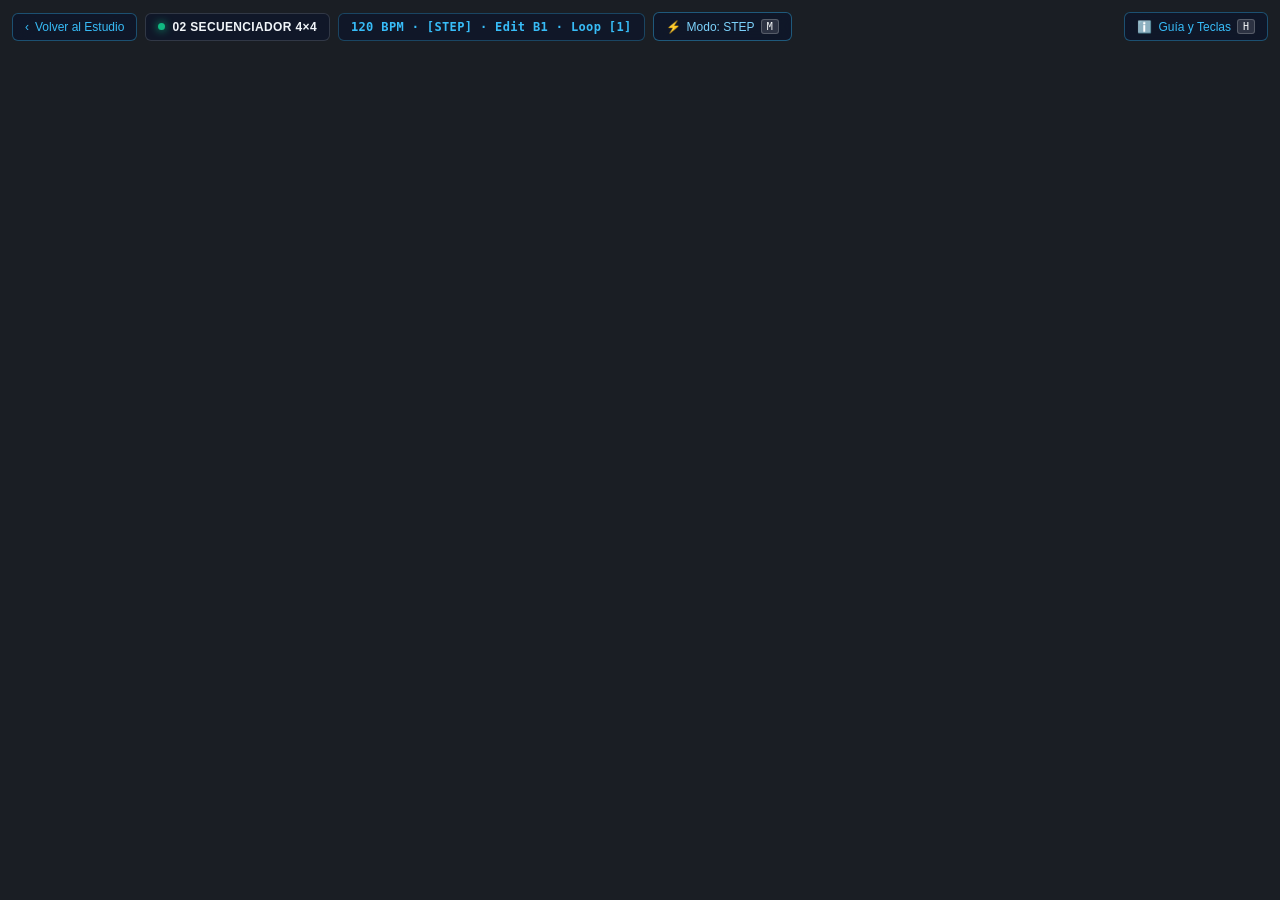
<file: recursos/escena-secuenciador.html>
<!DOCTYPE html>
<html lang="es">
<head>
  <meta charset="UTF-8">
  <meta name="viewport" content="width=device-width, initial-scale=1.0">
  <title>DrumLab VR — Escena 2: Secuenciador 4x4 (Plano Operativo)</title>
  
  <!-- Framework WebXR A-Frame 1.6.0 Oficial -->
  <script src="https://aframe.io/releases/1.6.0/aframe.min.js"></script>
  
  <!-- Módulos de Sonido y Lógica de Componentes -->
  <script src="js/drum-pad.js?v=3.3"></script>
  <script src="js/step-sequencer.js?v=3.3"></script>

  <!-- Componente HiDPI CanvasTexture para el botón físico 3D de regreso al estudio -->
  <script>
    AFRAME.registerComponent('back-button-ui', {
      init: function () {
        this.canvas = document.createElement('canvas');
        this.canvas.width = 512;
        this.canvas.height = 128;
        this.ctx = this.canvas.getContext('2d');
        this.texture = new THREE.CanvasTexture(this.canvas);
        this.texture.anisotropy = 4;
        this.isHovered = false;

        this.applyTexture = () => {
          const mesh = this.el.getObject3D('mesh');
          if (!mesh) return;
          mesh.material = new THREE.MeshBasicMaterial({
            map: this.texture,
            side: THREE.DoubleSide
          });
          this.draw();
        };

        if (this.el.getObject3D('mesh')) {
          this.applyTexture();
        } else {
          this.el.addEventListener('object3dset', this.applyTexture);
        }
      },

      setHovered: function (hovered) {
        if (this.isHovered === hovered) return;
        this.isHovered = hovered;
        this.draw();
      },

      drawRoundedRect: function (ctx, x, y, w, h, r) {
        ctx.beginPath();
        ctx.moveTo(x + r, y);
        ctx.arcTo(x + w, y, x + w, y + h, r);
        ctx.arcTo(x + w, y + h, x, y + h, r);
        ctx.arcTo(x, y + h, x, y, r);
        ctx.arcTo(x, y, x + w, y, r);
        ctx.closePath();
      },

      draw: function () {
        const ctx = this.ctx;
        const W = this.canvas.width;
        const H = this.canvas.height;

        ctx.fillStyle = '#070b14';
        ctx.fillRect(0, 0, W, H);

        // Marco hardware biselado
        this.drawRoundedRect(ctx, 8, 8, W - 16, H - 16, 18);
        const grad = ctx.createLinearGradient(0, 8, 0, H - 8);
        if (this.isHovered) {
          grad.addColorStop(0, '#0369a1');
          grad.addColorStop(1, '#0c4a6e');
        } else {
          grad.addColorStop(0, '#1e293b');
          grad.addColorStop(1, '#0f172a');
        }
        ctx.fillStyle = grad;
        ctx.fill();

        ctx.strokeStyle = this.isHovered ? '#7dd3fc' : '#38bdf8';
        ctx.lineWidth = this.isHovered ? 4 : 2.5;
        ctx.stroke();

        // LED de estado izquierdo
        ctx.fillStyle = this.isHovered ? '#ffffff' : '#38bdf8';
        ctx.beginPath();
        ctx.arc(54, H / 2, 10, 0, Math.PI * 2);
        ctx.fill();

        // Flecha y texto vectoriales nítidos
        ctx.fillStyle = this.isHovered ? '#ffffff' : '#e0f2fe';
        ctx.font = 'bold 34px system-ui, -apple-system, sans-serif';
        ctx.textAlign = 'center';
        ctx.textBaseline = 'middle';
        ctx.fillText('‹   ESTUDIO', W / 2 + 20, H / 2 + 2);

        this.texture.needsUpdate = true;
      }
    });
  </script>
  
  <style>
    html, body {
      width: 100%;
      height: 100%;
      margin: 0;
      padding: 0;
      overflow: hidden;
      background-color: #1a1e24;
      font-family: Helvetica, Arial, sans-serif;
    }
    /* Barra superior HUD minimalista (despeja el área del controlador) */
    .hud-topbar {
      position: absolute;
      top: 12px;
      left: 12px;
      right: 12px;
      z-index: 100;
      display: flex;
      justify-content: space-between;
      align-items: center;
      pointer-events: none;
    }
    .hud-topbar__group {
      display: flex;
      align-items: center;
      gap: 8px;
      pointer-events: auto;
    }
    .hud-badge-title {
      display: inline-flex;
      align-items: center;
      gap: 7px;
      padding: 6px 12px;
      background: rgba(15, 23, 42, 0.88);
      backdrop-filter: blur(12px);
      -webkit-backdrop-filter: blur(12px);
      border: 1px solid rgba(255, 255, 255, 0.14);
      border-radius: 6px;
      color: #f1f5f9;
      font-size: 12px;
      font-weight: 600;
      letter-spacing: 0.03em;
    }
    .hud-badge-title__dot {
      width: 7px;
      height: 7px;
      border-radius: 50%;
      background: #10b981;
      box-shadow: 0 0 8px #10b981;
    }
    .hud-btn {
      display: inline-flex;
      align-items: center;
      gap: 6px;
      padding: 6px 12px;
      background: rgba(15, 23, 42, 0.90);
      backdrop-filter: blur(12px);
      -webkit-backdrop-filter: blur(12px);
      border: 1px solid rgba(56, 189, 248, 0.35);
      border-radius: 6px;
      color: #38bdf8;
      font-size: 12px;
      font-weight: 500;
      cursor: pointer;
      font-family: inherit;
      transition: all 0.15s ease;
      text-decoration: none;
    }
    .hud-btn:hover, .hud-btn:focus-visible {
      background: rgba(30, 41, 59, 0.95);
      border-color: #38bdf8;
      color: #ffffff;
      box-shadow: 0 0 14px rgba(56, 189, 248, 0.4);
      outline: none;
    }
    .hud-btn--mode {
      border-color: rgba(56, 189, 248, 0.4);
      color: #7dd3fc;
    }
    .hud-btn--mode.mode-free {
      border-color: rgba(245, 158, 11, 0.7);
      background: rgba(245, 158, 11, 0.2);
      color: #fbbf24;
      box-shadow: 0 0 14px rgba(245, 158, 11, 0.4);
    }
    .hud-btn kbd {
      display: inline-block;
      padding: 1px 5px;
      background: rgba(255, 255, 255, 0.12);
      border: 1px solid rgba(255, 255, 255, 0.2);
      border-radius: 3px;
      font-family: monospace;
      font-size: 10px;
      color: #f8fafc;
    }

    /* Modal Dialog tipo PEC4 con desenfoque de fondo y alto contraste */
    .hud-modal-backdrop {
      display: none;
      position: fixed;
      inset: 0;
      background: rgba(3, 7, 18, 0.78);
      backdrop-filter: blur(10px);
      -webkit-backdrop-filter: blur(10px);
      z-index: 1000;
      align-items: center;
      justify-content: center;
      padding: 16px;
    }
    .hud-modal-backdrop.is-open {
      display: flex;
      animation: modalFadeIn 0.22s cubic-bezier(0.16, 1, 0.3, 1);
    }
    @keyframes modalFadeIn {
      from { opacity: 0; transform: scale(0.97); }
      to { opacity: 1; transform: scale(1); }
    }
    .hud-modal {
      width: 100%;
      max-width: 720px;
      max-height: 90vh;
      overflow-y: auto;
      background: #0f172a;
      border: 1px solid rgba(56, 189, 248, 0.4);
      border-radius: 12px;
      padding: 20px 24px;
      color: #f1f5f9;
      box-shadow: 0 20px 50px rgba(0, 0, 0, 0.8), 0 0 35px rgba(56, 189, 248, 0.15);
      pointer-events: auto;
    }
    .hud-keymap-box {
      background: #060b16;
      border: 1px solid rgba(56, 189, 248, 0.25);
      border-radius: 10px;
      padding: 10px;
      margin-bottom: 4px;
    }
    .hud-keymap-svg {
      display: block;
      width: 100%;
      height: auto;
    }
    .hud-modal__header {
      display: flex;
      justify-content: space-between;
      align-items: center;
      margin-bottom: 14px;
      padding-bottom: 10px;
      border-bottom: 1px solid rgba(255, 255, 255, 0.1);
    }
    .hud-modal__title {
      margin: 0;
      font-size: 15px;
      font-weight: 700;
      color: #38bdf8;
      letter-spacing: -0.01em;
    }
    .hud-modal__close-icon {
      background: transparent;
      border: none;
      color: #94a3b8;
      font-size: 22px;
      cursor: pointer;
      padding: 2px 8px;
      border-radius: 4px;
      line-height: 1;
    }
    .hud-modal__close-icon:hover {
      color: #ffffff;
      background: rgba(255, 255, 255, 0.1);
    }
    .hud-modal__section {
      margin-bottom: 16px;
    }
    .hud-modal__section-title {
      font-size: 11px;
      font-weight: 700;
      color: #94a3b8;
      text-transform: uppercase;
      letter-spacing: 0.06em;
      margin: 0 0 8px;
    }
    .hud-voice-grid {
      display: grid;
      gap: 6px;
    }
    .hud-voice-row {
      display: flex;
      align-items: center;
      justify-content: space-between;
      padding: 7px 10px;
      background: rgba(30, 41, 59, 0.6);
      border: 1px solid rgba(255, 255, 255, 0.06);
      border-radius: 6px;
      font-size: 12px;
    }
    .hud-voice-row__label {
      display: flex;
      align-items: center;
      gap: 8px;
      font-weight: 600;
    }
    .hud-voice-row__badge {
      width: 10px;
      height: 10px;
      border-radius: 2px;
      display: inline-block;
    }
    .hud-voice-row__keys {
      display: flex;
      gap: 4px;
    }
    .hud-voice-row__keys kbd, .hud-controls-list kbd {
      display: inline-block;
      padding: 2px 6px;
      background: #1e293b;
      border: 1px solid rgba(255, 255, 255, 0.2);
      border-radius: 3px;
      font-family: monospace;
      font-size: 11px;
      color: #f8fafc;
      box-shadow: 0 1px 0 rgba(0,0,0,0.4);
    }
    .hud-controls-list {
      display: grid;
      gap: 6px;
      font-size: 12px;
      margin: 0;
      padding: 0;
      list-style: none;
    }
    .hud-controls-list li {
      display: flex;
      justify-content: space-between;
      align-items: center;
      padding: 6px 10px;
      background: rgba(30, 41, 59, 0.4);
      border-radius: 4px;
      color: #cbd5e1;
    }
    .hud-modal__close-btn {
      display: block;
      width: 100%;
      padding: 9px;
      margin-top: 14px;
      background: #0284c7;
      border: 1px solid #38bdf8;
      border-radius: 6px;
      color: #ffffff;
      font-size: 12px;
      font-weight: 600;
      cursor: pointer;
      font-family: inherit;
      transition: background 0.15s ease;
    }
    .hud-modal__close-btn:hover {
      background: #0369a1;
    }
  </style>
</head>
<body>
  <!-- Barra superior HUD minimalista (despeja el espacio visual del controlador) -->
  <header class="hud-topbar" role="banner">
    <div class="hud-topbar__group">
      <button id="btnHudBack" class="hud-btn" type="button" title="Volver al Estudio (Escena 1)">
        <span>&lsaquo;</span> Volver al Estudio
      </button>
      <span class="hud-badge-title">
        <span class="hud-badge-title__dot"></span>
        02 SECUENCIADOR 4×4
      </span>
      <span id="hudBpmBadge" class="hud-badge-title" style="color: #38bdf8; border-color: rgba(56, 189, 248, 0.28); font-family: monospace;">
        120 BPM · [STEP] · Edit B1 · Loop [1]
      </span>
      <button id="hudBtnModeToggle" class="hud-btn hud-btn--mode" type="button" title="Alternar Modo de Interpretación (Secuenciador / Modo Libre) [M]" aria-pressed="false">
        <span>⚡</span> <span id="hudModeText">Modo: STEP</span> <kbd>M</kbd>
      </button>
    </div>
    <div class="hud-topbar__group">
      <button id="btnOpenHelp" class="hud-btn" type="button" title="Abrir leyenda de voces y atajos de teclado [H]">
        <span>ℹ️</span> Guía y Teclas <kbd>H</kbd>
      </button>
    </div>
  </header>

  <!-- Modal Dialog de Información y Leyenda (Inspirado en PEC4) -->
  <div id="helpModalBackdrop" class="hud-modal-backdrop" role="dialog" aria-modal="true" aria-labelledby="modalTitle">
    <div class="hud-modal">
      <div class="hud-modal__header">
        <h2 id="modalTitle" class="hud-modal__title">Leyenda y Controles · Secuenciador 4×4</h2>
        <button id="btnCloseModalIcon" class="hud-modal__close-icon" type="button" title="Cerrar">&times;</button>
      </div>

      <div class="hud-modal__section">
        <h3 class="hud-modal__section-title">Mapa Visual de Teclado Isomórfico y Ratón</h3>
        <div class="hud-keymap-box">
          <svg class="hud-keymap-svg" viewBox="0 0 730 280" xmlns="http://www.w3.org/2000/svg" role="img" aria-label="Esquema visual de teclado y ratón de DrumLab VR">
            <style>
              .k-base { fill: #111827; stroke: #334155; stroke-width: 1.1; }
              .k-txt { fill: #64748b; font-family: monospace; font-size: 9px; font-weight: 700; text-anchor: middle; dominant-baseline: central; }
              .k-act-txt { fill: #020617; font-family: monospace; font-size: 10px; font-weight: 800; text-anchor: middle; dominant-baseline: central; }
              .k-ctrl-txt { fill: #f8fafc; font-family: monospace; font-size: 9.5px; font-weight: 800; text-anchor: middle; dominant-baseline: central; }
              .c-line { fill: none; stroke-width: 1.4; stroke-linecap: round; stroke-linejoin: round; }
              .c-lbl { font-family: system-ui, -apple-system, sans-serif; font-size: 10.5px; font-weight: 700; }
              .c-sub { font-family: system-ui, -apple-system, sans-serif; font-size: 9px; fill: #94a3b8; }
            </style>

            <!-- Callouts Superiores -->
            <!-- Crash 1-4 -->
            <polyline class="c-line" stroke="#f59e0b" points="103,64 103,24 124,24"/>
            <text x="129" y="21" class="c-lbl" fill="#fbbf24">Crash (T1–T4)</text>
            <text x="129" y="33" class="c-sub">1 · 2 · 3 · 4</text>

            <!-- H: Guía (centro tecla H = 210) -->
            <polyline class="c-line" stroke="#94a3b8" points="210,118 210,48 224,48"/>
            <text x="229" y="51" class="c-lbl" fill="#cbd5e1">Guía [H]</text>

            <!-- M: Modo STEP/FREE (centro tecla M = 249) -->
            <polyline class="c-line" stroke="#a855f7" points="249,145 249,24 274,24"/>
            <text x="279" y="21" class="c-lbl" fill="#c084fc">Modo STEP / FREE [M]</text>
            <text x="279" y="33" class="c-sub">Alternar Live Perform</text>

            <!-- Supr: Limpiar (a la derecha de Supr, cero solapes) -->
            <polyline class="c-line" stroke="#ef4444" points="458,64 458,24 472,24"/>
            <text x="477" y="21" class="c-lbl" fill="#f87171">Limpiar [Supr]</text>
            <text x="477" y="33" class="c-sub">o Shift + C</text>

            <!-- ================= TECLADO QWERTY ================= -->
            <!-- Fila 1: Esc + Números (1-4 iluminados en Ámbar Crash) -->
            <rect class="k-base" x="16" y="64" width="24" height="22" rx="4"/>
            <text class="k-txt" x="28" y="75">Esc</text>

            <rect x="44" y="64" width="24" height="22" rx="4" fill="#f59e0b" stroke="#fbbf24" stroke-width="1.3"/>
            <text class="k-act-txt" x="56" y="75">1</text>
            <rect x="71" y="64" width="24" height="22" rx="4" fill="#f59e0b" stroke="#fbbf24" stroke-width="1.3"/>
            <text class="k-act-txt" x="83" y="75">2</text>
            <rect x="98" y="64" width="24" height="22" rx="4" fill="#f59e0b" stroke="#fbbf24" stroke-width="1.3"/>
            <text class="k-act-txt" x="110" y="75">3</text>
            <rect x="125" y="64" width="24" height="22" rx="4" fill="#f59e0b" stroke="#fbbf24" stroke-width="1.3"/>
            <text class="k-act-txt" x="137" y="75">4</text>

            <rect class="k-base" x="152" y="64" width="24" height="22" rx="4"/><text class="k-txt" x="164" y="75">5</text>
            <rect class="k-base" x="179" y="64" width="24" height="22" rx="4"/><text class="k-txt" x="191" y="75">6</text>
            <rect class="k-base" x="206" y="64" width="24" height="22" rx="4"/><text class="k-txt" x="218" y="75">7</text>
            <rect class="k-base" x="233" y="64" width="24" height="22" rx="4"/><text class="k-txt" x="245" y="75">8</text>
            <rect class="k-base" x="260" y="64" width="24" height="22" rx="4"/><text class="k-txt" x="272" y="75">9</text>
            <rect class="k-base" x="287" y="64" width="24" height="22" rx="4"/><text class="k-txt" x="299" y="75">0</text>
            <rect class="k-base" x="314" y="64" width="24" height="22" rx="4"/>
            <rect class="k-base" x="341" y="64" width="24" height="22" rx="4"/>
            <rect class="k-base" x="368" y="64" width="44" height="22" rx="4"/><text class="k-txt" x="390" y="75">⌫</text>

            <!-- Supr / Del -->
            <rect x="436" y="64" width="44" height="22" rx="4" fill="#7f1d1d" stroke="#ef4444" stroke-width="1.3"/>
            <text class="k-ctrl-txt" x="458" y="75">Supr</text>

            <!-- Fila 2: Tab + Q-R (Verde Hi-Hat) -->
            <rect class="k-base" x="16" y="91" width="36" height="22" rx="4"/><text class="k-txt" x="34" y="102">Tab</text>
            <rect x="55" y="91" width="24" height="22" rx="4" fill="#22c55e" stroke="#4ade80" stroke-width="1.3"/>
            <text class="k-act-txt" x="67" y="102">Q</text>
            <rect x="82" y="91" width="24" height="22" rx="4" fill="#22c55e" stroke="#4ade80" stroke-width="1.3"/>
            <text class="k-act-txt" x="94" y="102">W</text>
            <rect x="109" y="91" width="24" height="22" rx="4" fill="#22c55e" stroke="#4ade80" stroke-width="1.3"/>
            <text class="k-act-txt" x="121" y="102">E</text>
            <rect x="136" y="91" width="24" height="22" rx="4" fill="#22c55e" stroke="#4ade80" stroke-width="1.3"/>
            <text class="k-act-txt" x="148" y="102">R</text>
            <rect class="k-base" x="163" y="91" width="24" height="22" rx="4"/><text class="k-txt" x="175" y="102">T</text>
            <rect class="k-base" x="190" y="91" width="24" height="22" rx="4"/><text class="k-txt" x="202" y="102">Y</text>
            <rect class="k-base" x="217" y="91" width="24" height="22" rx="4"/><text class="k-txt" x="229" y="102">U</text>
            <rect class="k-base" x="244" y="91" width="24" height="22" rx="4"/><text class="k-txt" x="256" y="102">I</text>
            <rect class="k-base" x="271" y="91" width="24" height="22" rx="4"/><text class="k-txt" x="283" y="102">O</text>
            <rect class="k-base" x="298" y="91" width="24" height="22" rx="4"/><text class="k-txt" x="310" y="102">P</text>
            <rect class="k-base" x="325" y="91" width="24" height="22" rx="4"/>
            <rect class="k-base" x="352" y="91" width="24" height="22" rx="4"/>
            <rect class="k-base" x="379" y="91" width="33" height="49" rx="4"/><text class="k-txt" x="395" y="115">⏎</text>

            <!-- Fila 3: Bloq + A-F (Cian Snare) + H (Ayuda) -->
            <rect class="k-base" x="16" y="118" width="44" height="22" rx="4"/><text class="k-txt" x="38" y="129">Mayús</text>
            <rect x="63" y="118" width="24" height="22" rx="4" fill="#38bdf8" stroke="#7dd3fc" stroke-width="1.3"/>
            <text class="k-act-txt" x="75" y="129">A</text>
            <rect x="90" y="118" width="24" height="22" rx="4" fill="#38bdf8" stroke="#7dd3fc" stroke-width="1.3"/>
            <text class="k-act-txt" x="102" y="129">S</text>
            <rect x="117" y="118" width="24" height="22" rx="4" fill="#38bdf8" stroke="#7dd3fc" stroke-width="1.3"/>
            <text class="k-act-txt" x="129" y="129">D</text>
            <rect x="144" y="118" width="24" height="22" rx="4" fill="#38bdf8" stroke="#7dd3fc" stroke-width="1.3"/>
            <text class="k-act-txt" x="156" y="129">F</text>
            <rect class="k-base" x="171" y="118" width="24" height="22" rx="4"/><text class="k-txt" x="183" y="129">G</text>
            <rect x="198" y="118" width="24" height="22" rx="4" fill="#334155" stroke="#94a3b8" stroke-width="1.3"/>
            <text class="k-ctrl-txt" x="210" y="129">H</text>
            <rect class="k-base" x="225" y="118" width="24" height="22" rx="4"/><text class="k-txt" x="237" y="129">J</text>
            <rect class="k-base" x="252" y="118" width="24" height="22" rx="4"/><text class="k-txt" x="264" y="129">K</text>
            <rect class="k-base" x="279" y="118" width="24" height="22" rx="4"/><text class="k-txt" x="291" y="129">L</text>
            <rect class="k-base" x="306" y="118" width="24" height="22" rx="4"/><text class="k-txt" x="318" y="129">Ñ</text>
            <rect class="k-base" x="333" y="118" width="42" height="22" rx="4"/>

            <!-- Fila 4: Shift + Z-V (Rosa Kick) + B (BPM) + M (Modo) -->
            <rect x="16" y="145" width="56" height="22" rx="4" fill="#1e293b" stroke="#64748b" stroke-width="1.2"/>
            <text class="k-ctrl-txt" x="44" y="156">Shift</text>
            <rect x="75" y="145" width="24" height="22" rx="4" fill="#ec4899" stroke="#f472b6" stroke-width="1.3"/>
            <text class="k-act-txt" x="87" y="156">Z</text>
            <rect x="102" y="145" width="24" height="22" rx="4" fill="#ec4899" stroke="#f472b6" stroke-width="1.3"/>
            <text class="k-act-txt" x="114" y="156">X</text>
            <rect x="129" y="145" width="24" height="22" rx="4" fill="#ec4899" stroke="#f472b6" stroke-width="1.3"/>
            <text class="k-act-txt" x="141" y="156">C</text>
            <rect x="156" y="145" width="24" height="22" rx="4" fill="#ec4899" stroke="#f472b6" stroke-width="1.3"/>
            <text class="k-act-txt" x="168" y="156">V</text>
            <rect x="183" y="145" width="24" height="22" rx="4" fill="#0284c7" stroke="#38bdf8" stroke-width="1.3"/>
            <text class="k-ctrl-txt" x="195" y="156">B</text>
            <rect class="k-base" x="210" y="145" width="24" height="22" rx="4"/><text class="k-txt" x="222" y="156">N</text>
            <rect x="237" y="145" width="24" height="22" rx="4" fill="#7e22ce" stroke="#c084fc" stroke-width="1.3"/>
            <text class="k-ctrl-txt" x="249" y="156">M</text>
            <rect class="k-base" x="264" y="145" width="24" height="22" rx="4"/>
            <rect class="k-base" x="291" y="145" width="24" height="22" rx="4"/>
            <rect class="k-base" x="318" y="145" width="24" height="22" rx="4"/>
            <rect class="k-base" x="345" y="145" width="67" height="22" rx="4"/><text class="k-txt" x="378" y="156">Shift</text>

            <!-- Fila 5: Espacio (Play/Stop) -->
            <rect class="k-base" x="16" y="172" width="32" height="22" rx="4"/><text class="k-txt" x="32" y="183">Ctrl</text>
            <rect class="k-base" x="51" y="172" width="30" height="22" rx="4"/><text class="k-txt" x="66" y="183">Alt</text>
            <rect x="84" y="172" width="186" height="22" rx="4" fill="#059669" stroke="#34d399" stroke-width="1.4"/>
            <text class="k-ctrl-txt" x="177" y="183">ESPACIO · PLAY / STOP</text>
            <rect class="k-base" x="273" y="172" width="32" height="22" rx="4"/><text class="k-txt" x="289" y="183">Alt</text>
            <rect class="k-base" x="308" y="172" width="32" height="22" rx="4"/>
            <rect class="k-base" x="343" y="172" width="69" height="22" rx="4"/><text class="k-txt" x="377" y="183">Ctrl</text>

            <!-- Bloque de Cursores (Flechas) -->
            <rect x="462" y="145" width="26" height="22" rx="4" fill="#1e3a8a" stroke="#60a5fa" stroke-width="1.3"/>
            <text class="k-ctrl-txt" x="475" y="156">↑</text>
            <rect x="433" y="172" width="26" height="22" rx="4" fill="#0f766e" stroke="#2dd4bf" stroke-width="1.3"/>
            <text class="k-ctrl-txt" x="446" y="183">←</text>
            <rect x="462" y="172" width="26" height="22" rx="4" fill="#1e3a8a" stroke="#60a5fa" stroke-width="1.3"/>
            <text class="k-ctrl-txt" x="475" y="183">↓</text>
            <rect x="491" y="172" width="26" height="22" rx="4" fill="#0f766e" stroke="#2dd4bf" stroke-width="1.3"/>
            <text class="k-ctrl-txt" x="504" y="183">→</text>

            <!-- Callouts Inferiores -->
            <!-- Hi-Hat Q-R (pasa por la izquierda limpia de Tab) -->
            <polyline class="c-line" stroke="#22c55e" points="67,113 67,140 8,140 8,214 24,214"/>
            <text x="29" y="217" class="c-lbl" fill="#4ade80">Hi-Hat (Q–R)</text>
            <!-- Snare A-F -->
            <polyline class="c-line" stroke="#38bdf8" points="75,140 12,140 12,232 24,232"/>
            <text x="29" y="235" class="c-lbl" fill="#7dd3fc">Snare (A–F)</text>
            <!-- Kick Z-V -->
            <polyline class="c-line" stroke="#ec4899" points="87,167 87,252 106,252"/>
            <text x="111" y="255" class="c-lbl" fill="#f472b6">Kick (Z–V)</text>

            <!-- B: BPM -->
            <polyline class="c-line" stroke="#38bdf8" points="195,167 195,216 212,216"/>
            <text x="217" y="219" class="c-lbl" fill="#38bdf8">BPM 90/120/140 [B]</text>

            <!-- Espacio -->
            <polyline class="c-line" stroke="#34d399" points="225,194 225,252 242,252"/>
            <text x="247" y="255" class="c-lbl" fill="#34d399">Play / Stop</text>

            <!-- Cursores (etiquetas a la derecha sin tocar el ratón) -->
            <polyline class="c-line" stroke="#2dd4bf" points="504,194 504,218 516,218"/>
            <text x="521" y="221" class="c-lbl" fill="#2dd4bf">Edit [←/→]</text>
            <polyline class="c-line" stroke="#60a5fa" points="475,194 475,246 516,246"/>
            <text x="521" y="249" class="c-lbl" fill="#60a5fa">Loop [↑/↓]</text>

            <!-- ================= RATÓN / PUNTERO 3D ================= -->
            <g transform="translate(606, 78)">
              <!-- Cuerpo del ratón -->
              <rect x="16" y="18" width="68" height="106" rx="34" fill="#111827" stroke="#475569" stroke-width="1.6"/>
              <!-- Botón Izquierdo (Activo) -->
              <path d="M 16 52 C 16 28, 30 18, 48 18 L 48 64 L 16 64 Z" fill="#0284c7" stroke="#38bdf8" stroke-width="1.3"/>
              <!-- Botón Derecho -->
              <path d="M 52 18 C 70 18, 84 28, 84 52 L 84 64 L 52 64 Z" fill="#1e293b" stroke="#475569" stroke-width="1.2"/>
              <!-- Rueda scroll -->
              <rect x="46" y="30" width="8" height="20" rx="4" fill="#f8fafc"/>

              <!-- Callouts Ratón -->
              <polyline class="c-line" stroke="#38bdf8" points="26,22 26,-10 38,-10"/>
              <text x="43" y="-12" class="c-lbl" fill="#38bdf8">Clic Izquierdo</text>
              <text x="43" y="0" class="c-sub">Pad / Botón 3D</text>

              <polyline class="c-line" stroke="#94a3b8" points="50,124 50,148"/>
              <text x="50" y="162" class="c-lbl" fill="#e2e8f0" text-anchor="middle">Arrastrar</text>
              <text x="50" y="174" class="c-sub" text-anchor="middle">Rotar cámara 3D</text>
            </g>
          </svg>
        </div>
      </div>

      <div class="hud-modal__section">
        <h3 class="hud-modal__section-title">Matriz de Percusión (Filas del controlador)</h3>
        <div class="hud-voice-grid">
          <div class="hud-voice-row">
            <span class="hud-voice-row__label">
              <span class="hud-voice-row__badge" style="background: #f59e0b; box-shadow: 0 0 6px #f59e0b;"></span>
              Fila 0 · CRASH (Plato)
            </span>
            <span class="hud-voice-row__keys">
              <kbd>1</kbd><kbd>2</kbd><kbd>3</kbd><kbd>4</kbd>
            </span>
          </div>
          <div class="hud-voice-row">
            <span class="hud-voice-row__label">
              <span class="hud-voice-row__badge" style="background: #22c55e; box-shadow: 0 0 6px #22c55e;"></span>
              Fila 1 · HI-HAT (Charles)
            </span>
            <span class="hud-voice-row__keys">
              <kbd>Q</kbd><kbd>W</kbd><kbd>E</kbd><kbd>R</kbd>
            </span>
          </div>
          <div class="hud-voice-row">
            <span class="hud-voice-row__label">
              <span class="hud-voice-row__badge" style="background: #38bdf8; box-shadow: 0 0 6px #38bdf8;"></span>
              Fila 2 · SNARE (Caja)
            </span>
            <span class="hud-voice-row__keys">
              <kbd>A</kbd><kbd>S</kbd><kbd>D</kbd><kbd>F</kbd>
            </span>
          </div>
          <div class="hud-voice-row">
            <span class="hud-voice-row__label">
              <span class="hud-voice-row__badge" style="background: #ec4899; box-shadow: 0 0 6px #ec4899;"></span>
              Fila 3 · KICK (Bombo)
            </span>
            <span class="hud-voice-row__keys">
              <kbd>Z</kbd><kbd>X</kbd><kbd>C</kbd><kbd>V</kbd>
            </span>
          </div>
        </div>
      </div>

      <div class="hud-modal__section">
        <h3 class="hud-modal__section-title">Gestión Multi-Compás (4 Compases) &amp; Interpretación</h3>
        <ul class="hud-controls-list">
          <li>
            <span>Cambiar compás en edición (cíclico 1–4)</span>
            <span><kbd>&larr;</kbd> / <kbd>&rarr;</kbd> o Botones bajo LCD</span>
          </li>
          <li>
            <span>Activar / Desactivar compás en bucle (Loop)</span>
            <span><kbd>&uarr;</kbd> / <kbd>&darr;</kbd> o Botones sobre LCD</span>
          </li>
          <li>
            <span>Alternar Modo Libre (Live) / Secuenciador</span>
            <span><kbd>M</kbd> o Botón 3D PAD MODE</span>
          </li>
          <li>
            <span>Reproducir / Detener secuencia (Play / Stop)</span>
            <kbd>Espacio</kbd>
          </li>
          <li>
            <span>Cambiar tempo cíclico (90 / 120 / 140 BPM)</span>
            <kbd>B</kbd>
          </li>
          <li>
            <span>Limpiar el compás en edición actual (Clear)</span>
            <span><kbd>Shift + C</kbd> o <kbd>Supr</kbd></span>
          </li>
          <li>
            <span>Abrir / Cerrar esta ventana de ayuda</span>
            <span><kbd>H</kbd> o <kbd>Esc</kbd></span>
          </li>
        </ul>
      </div>

      <div class="hud-modal__section" style="margin-bottom: 0;">
        <h3 class="hud-modal__section-title">Modos de Interpretación y Control</h3>
        <p style="margin: 0; font-size: 11px; line-height: 1.55; color: #94a3b8;">
          • <strong>Modo Secuenciador (STEP):</strong> Clic o pulsación programa o desprograma el paso en el compás actual.<br>
          • <strong>Modo Libre (FREE):</strong> Dispara el sonido al instante (&lt;15ms) para solear e improvisar en directo sobre el bucle sin alterar el patrón guardado.<br>
          • <strong>Navegación por Cursores:</strong> Usa <kbd>&larr;</kbd> / <kbd>&rarr;</kbd> para conmutar de compás y <kbd>&uarr;</kbd> / <kbd>&darr;</kbd> para activar en bucle.<br>
          • <strong>VR y Retorno:</strong> Apunta con el puntero láser WebXR o pulsa el botón 3D &lt; ESTUDIO para volver.
        </p>
      </div>

      <button id="btnCloseModalBtn" class="hud-modal__close-btn" type="button">Entendido / Cerrar [ESC]</button>
    </div>
  </div>

  <a-scene 
    keyboard-shortcuts="enterVR: false"
    loading-screen="dotsColor: #38bdf8; backgroundColor: #111827"
    renderer="antialias: true; colorManagement: true"
    vr-mode-ui="enabled: true">

    <a-assets timeout="6000">
      <!-- Modelo 3D Oficial Native Instruments Maschine MK3 (jmccopus, CC BY 4.0) -->
      <a-asset-item id="drumpad-model" src="assets/models/maschine_native_instruments.glb"></a-asset-item>
    </a-assets>

    <!-- Iluminación directa y equilibrada sobre el controlador -->
    <a-light type="ambient" color="#cbd5e1" intensity="1.2"></a-light>
    <a-light type="directional" color="#ffffff" intensity="1.6" position="1 4 2" target="#drumpad-controller"></a-light>
    <a-light type="point" color="#f8fafc" intensity="0.8" distance="5" position="0 2.2 0"></a-light>

    <!-- Atmósfera de fondo -->
    <a-sky color="#0f172a"></a-sky>

    <!-- Suelo reflectante -->
    <a-plane 
      position="0 0 0" 
      rotation="-90 0 0" 
      width="16" 
      height="16" 
      color="#1e293b" 
      roughness="0.6" 
      metalness="0.2">
    </a-plane>

    <!-- Mesa Soporte del Controlador -->
    <a-box 
      position="0 0.44 -0.05" 
      width="1.8" 
      height="0.88" 
      depth="1.2" 
      color="#1e2229" 
      roughness="0.7">
    </a-box>

    <!-- ====================================================================
         CONTROLADOR MASCHINE MK3 (MODELO 3D REAL 100% INTEGRADO)
         Cero cajas flotantes ni esferas: pads, botones y leds provistos por el modelo
         ==================================================================== -->
    <a-entity 
      id="drumpad-controller" 
      position="0 1.05 -0.06" 
      rotation="-72 0 0"
      scale="0.20 0.20 0.20"
      step-sequencer="bpm: 120">

      <!-- MODELO 3D GLTF REAL MASCHINE NATIVE INSTRUMENTS (jmccopus, CC BY 4.0) -->
      <a-gltf-model 
        id="gltf-controller"
        class="interactable"
        src="#drumpad-model">
      </a-gltf-model>

    </a-entity>

    <!-- ====================================================================
         BOTÓN 3D: VOLVER AL ESTUDIO (PLACA DE MESA FRONTAL IZQUIERDA HiDPI)
         Ubicado en el borde frontal izquierdo de la mesa, totalmente libre
         ==================================================================== -->
    <a-entity 
      id="btn-back-studio" 
      class="interactable" 
      position="-0.45 0.905 0.36" 
      rotation="-55 8 0">
      
      <!-- Chasis biselado grafito estilo módulo de escritorio -->
      <a-box 
        width="0.264" 
        height="0.074" 
        depth="0.018" 
        color="#090d16" 
        roughness="0.45"
        metalness="0.5">
      </a-box>

      <!-- Pantalla / Botón vectorial HiDPI 512x128 -->
      <a-plane 
        id="btn-back-mesh"
        class="interactable" 
        back-button-ui
        position="0 0 0.010"
        width="0.25" 
        height="0.062">
      </a-plane>
    </a-entity>

    <!-- ====================================================================
         CÁMARA: ERGONÓMICA, FIJA Y ESTABLE (SIN MOVIMIENTOS BRUSCOS DE RATÓN)
         ==================================================================== -->
    <a-entity id="rig" position="0 0 0.92">
      <a-camera 
        id="camera" 
        position="0 1.65 0"
        rotation="-48 0 0" 
        look-controls="enabled: false" 
        wasd-controls="enabled: false">
      </a-camera>

      <!-- Mandos WebXR para Realidad Virtual -->
      <a-entity laser-controls="hand: right" raycaster="objects: .interactable; interval: 30; lineColor: #38bdf8; lineOpacity: 0.8"></a-entity>
      <a-entity laser-controls="hand: left" raycaster="objects: .interactable; interval: 30; lineColor: #38bdf8; lineOpacity: 0.8"></a-entity>
    </a-entity>
  </a-scene>

  <!-- Script para la navegación de retorno al estudio y modal dialog de ayuda (inspirado en PEC4) -->
  <script>
    document.addEventListener('DOMContentLoaded', () => {
      // 1. Gestión del Modal Dialog de Ayuda y Leyenda
      const modalBackdrop = document.getElementById('helpModalBackdrop');
      const btnOpenHelp = document.getElementById('btnOpenHelp');
      const btnCloseIcon = document.getElementById('btnCloseModalIcon');
      const btnCloseBtn = document.getElementById('btnCloseModalBtn');

      const openModal = () => {
        if (!modalBackdrop) return;
        modalBackdrop.classList.add('is-open');
      };

      const closeModal = () => {
        if (!modalBackdrop) return;
        modalBackdrop.classList.remove('is-open');
      };

      const toggleModal = () => {
        if (!modalBackdrop) return;
        if (modalBackdrop.classList.contains('is-open')) {
          closeModal();
        } else {
          openModal();
        }
      };

      if (btnOpenHelp) btnOpenHelp.addEventListener('click', openModal);
      if (btnCloseIcon) btnCloseIcon.addEventListener('click', closeModal);
      if (btnCloseBtn) btnCloseBtn.addEventListener('click', closeModal);

      if (modalBackdrop) {
        modalBackdrop.addEventListener('click', (e) => {
          if (e.target === modalBackdrop) closeModal();
        });
      }

      // Exponer funciones globales para el manejador de teclado en step-sequencer.js
      window.openHelpModal = openModal;
      window.closeHelpModal = closeModal;
      window.toggleHelpModal = toggleModal;
      window.isHelpModalOpen = () => modalBackdrop && modalBackdrop.classList.contains('is-open');

      // 2. Navegación de retorno al Estudio (3D y botón HUD 2D)
      const btnBack3D = document.getElementById('btn-back-studio');
      const btnBackMesh = document.getElementById('btn-back-mesh');
      const btnHudBack = document.getElementById('btnHudBack');

      const playChime = () => {
        try {
          const AudioCtxClass = window.AudioContext || window.webkitAudioContext;
          if (AudioCtxClass) {
            const ctx = new AudioCtxClass();
            const osc = ctx.createOscillator();
            const gain = ctx.createGain();
            osc.type = 'sine';
            osc.frequency.setValueAtTime(660, ctx.currentTime);
            osc.frequency.exponentialRampToValueAtTime(330, ctx.currentTime + 0.08);
            gain.gain.setValueAtTime(0.12, ctx.currentTime);
            gain.gain.exponentialRampToValueAtTime(0.001, ctx.currentTime + 0.1);
            osc.connect(gain);
            gain.connect(ctx.destination);
            osc.start();
            osc.stop(ctx.currentTime + 0.1);
          }
        } catch (err) {}
      };

      let isNavigatingBack = false;
      const goBack = (e) => {
        if (e && e.stopPropagation) e.stopPropagation();
        if (isNavigatingBack) return;
        isNavigatingBack = true;
        setTimeout(() => { isNavigatingBack = false; }, 500);

        playChime();

        if (window.parent && window.parent !== window) {
          try {
            if (typeof window.parent.cambiarEscena === 'function') {
              window.parent.cambiarEscena(1);
              return;
            }
          } catch (err) {}
          try {
            window.parent.postMessage({ action: 'cambiarEscena', escena: 1 }, '*');
          } catch (err) {}
          return;
        }
        window.location.href = 'escena-estudio.html';
      };

      if (btnHudBack) {
        btnHudBack.addEventListener('click', (e) => {
          e.stopPropagation();
          goBack(e);
        });
      }

      const btnHudMode = document.getElementById('hudBtnModeToggle');
      if (btnHudMode) {
        btnHudMode.addEventListener('click', (e) => {
          e.stopPropagation();
          const seq = document.getElementById('drumpad-controller')?.components?.['step-sequencer'];
          if (seq && typeof seq.toggleMode === 'function') {
            seq.toggleMode();
          }
        });
      }

      if (btnBack3D) {
        btnBack3D.addEventListener('click', goBack);
      }
      if (btnBackMesh) {
        btnBackMesh.addEventListener('click', goBack);
      }

      const setHoverState = (isHover) => {
        if (btnBackMesh && btnBackMesh.components && btnBackMesh.components['back-button-ui']) {
          btnBackMesh.components['back-button-ui'].setHovered(isHover);
        }
        if (isHover) {
          document.body.style.cursor = 'pointer';
        }
      };

      if (btnBack3D) {
        btnBack3D.addEventListener('mouseenter', () => setHoverState(true));
        btnBack3D.addEventListener('mouseleave', () => {
          setHoverState(false);
          document.body.style.cursor = 'default';
        });
      }

      // Raycasting directo y detección de clic completo (pointerdown -> pointerup) para el botón 3D
      const raycaster = new THREE.Raycaster();
      const pointer = new THREE.Vector2();
      const sceneEl = document.querySelector('a-scene');

      let backDownPos = null;

      window.addEventListener('pointerdown', (e) => {
        backDownPos = { x: e.clientX, y: e.clientY, time: Date.now() };
      }, { passive: true });

      window.addEventListener('pointerup', (e) => {
        if (!backDownPos) return;
        const dx = e.clientX - backDownPos.x;
        const dy = e.clientY - backDownPos.y;
        const dt = Date.now() - backDownPos.time;
        backDownPos = null;

        if (Math.hypot(dx, dy) > 8 || dt > 600) return;
        if (e.target && e.target.closest && (e.target.closest('.hud-topbar') || e.target.closest('.hud-modal'))) return;

        if (!btnBack3D || !sceneEl || !sceneEl.camera) return;
        const canvas = sceneEl.canvas || document.querySelector('canvas');
        if (!canvas) return;
        const rect = canvas.getBoundingClientRect();
        pointer.x = ((e.clientX - rect.left) / rect.width) * 2 - 1;
        pointer.y = -((e.clientY - rect.top) / rect.height) * 2 + 1;

        if (sceneEl.object3D) sceneEl.object3D.updateMatrixWorld(true);
        raycaster.setFromCamera(pointer, sceneEl.camera);

        const hits = raycaster.intersectObject(btnBack3D.object3D, true);
        if (hits.length > 0) {
          goBack(e);
        }
      });

      window.addEventListener('pointermove', (e) => {
        if (!btnBack3D || !sceneEl || !sceneEl.camera) return;
        const canvas = sceneEl.canvas || document.querySelector('canvas');
        if (!canvas) return;
        const rect = canvas.getBoundingClientRect();
        pointer.x = ((e.clientX - rect.left) / rect.width) * 2 - 1;
        pointer.y = -((e.clientY - rect.top) / rect.height) * 2 + 1;

        if (sceneEl.object3D) sceneEl.object3D.updateMatrixWorld(true);
        raycaster.setFromCamera(pointer, sceneEl.camera);

        const hits = raycaster.intersectObject(btnBack3D.object3D, true);
        setHoverState(hits.length > 0);
      }, { passive: true });
    });
  </script>
</body>
</html>
</file>
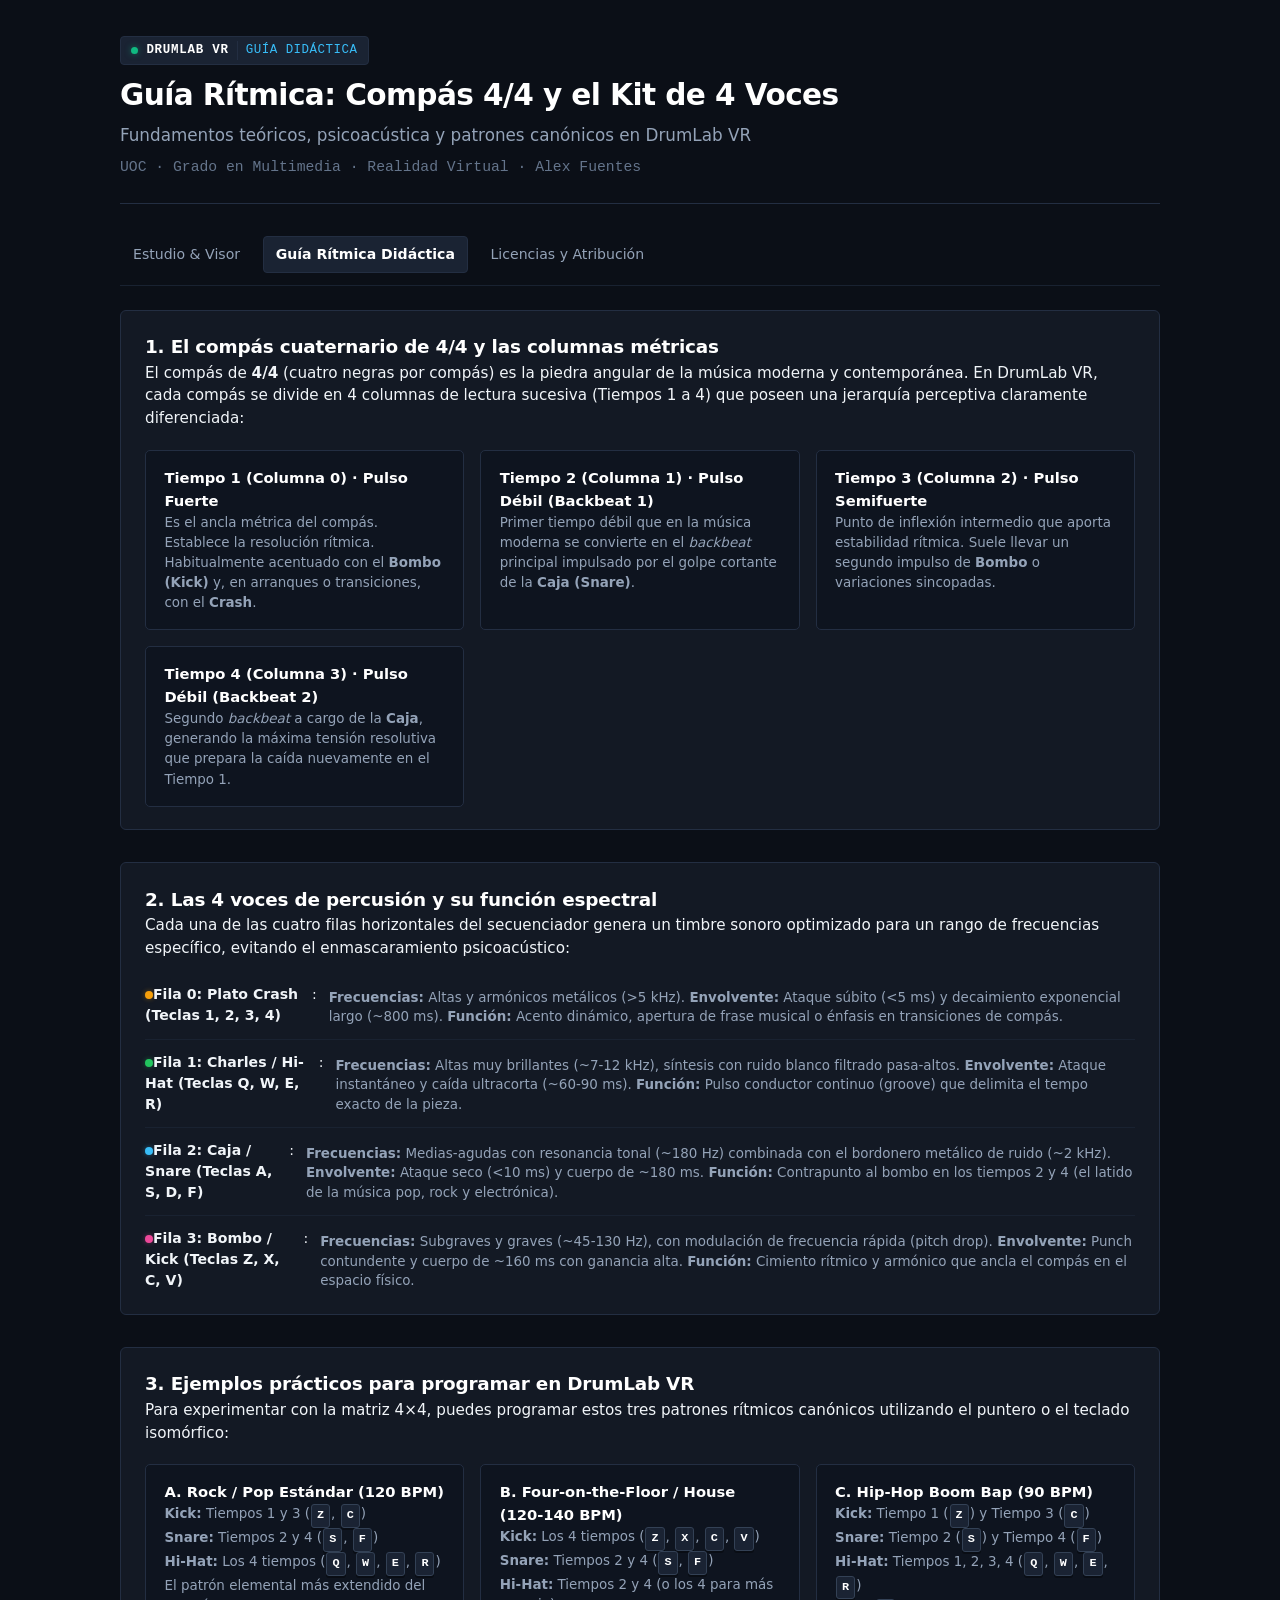
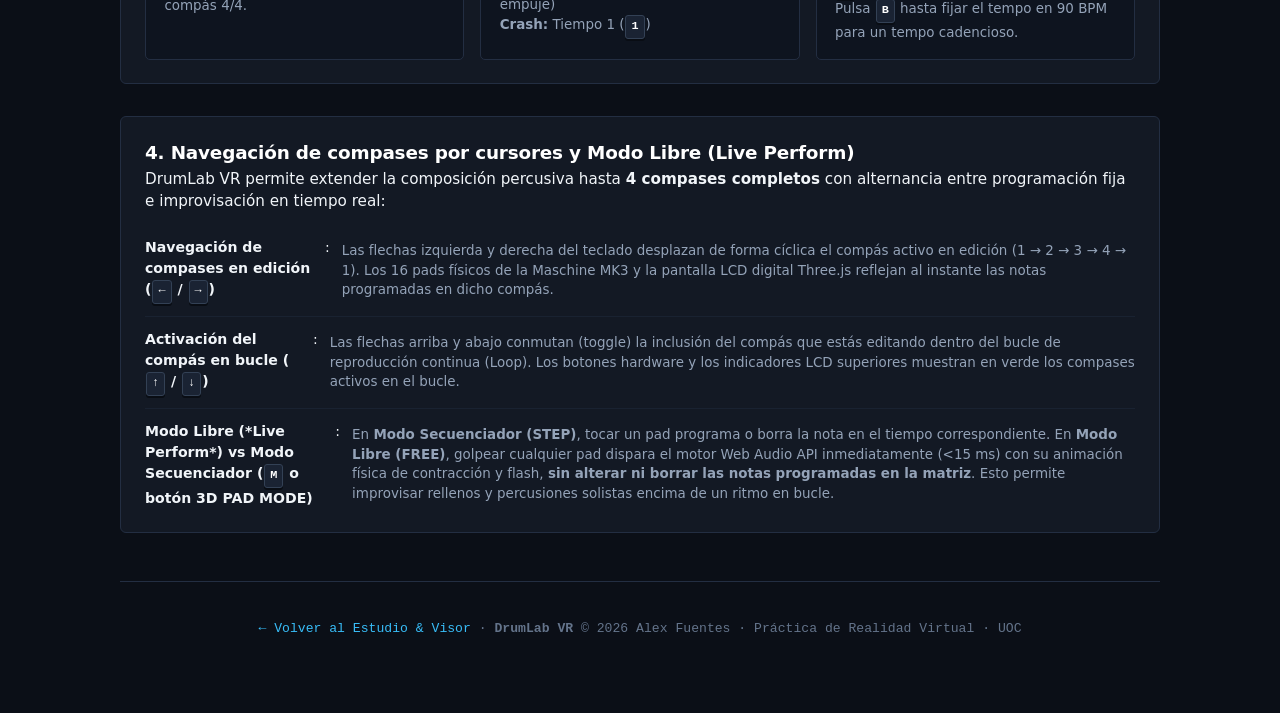
<file: recursos/guia-ritmica.html>
<!DOCTYPE html>
<html lang="es">
<head>
  <meta charset="utf-8">
  <meta name="viewport" content="width=device-width, initial-scale=1.0">
  <meta name="color-scheme" content="dark light">
  <title>Guía Rítmica Didáctica — DrumLab VR (UOC Realidad Virtual)</title>
  <meta name="description" content="Fundamentos del compás 4/4, subdivisión métrica y funciones acústicas de Bombo, Caja, Hi-Hat y Crash en DrumLab VR.">
  <link rel="stylesheet" href="css/styles.css">
</head>
<body>
  <a href="#contenido-principal" class="skip-link">Saltar al contenido principal</a>

  <main class="page" id="contenido-principal">
    <!-- Cabecera -->
    <header class="page__header">
      <div class="brand-badge">
        <span class="brand-badge__dot"></span>
        <span class="brand-badge__title">DRUMLAB VR</span>
        <span class="brand-badge__tag">GUÍA DIDÁCTICA</span>
      </div>
      <h1 class="page__title">Guía Rítmica: Compás 4/4 y el Kit de 4 Voces</h1>
      <h2 class="page__subtitle">Fundamentos teóricos, psicoacústica y patrones canónicos en DrumLab VR</h2>
      <p class="page__author">UOC · Grado en Multimedia · Realidad Virtual · Alex Fuentes</p>
    </header>

    <!-- Navegación -->
    <nav class="page__nav" aria-label="Navegación del proyecto">
      <a href="../index.html" class="page__nav-link">Estudio &amp; Visor</a>
      <a href="guia-ritmica.html" class="page__nav-link page__nav-link--active" aria-current="page">Guía Rítmica Didáctica</a>
      <a href="licencias.html" class="page__nav-link">Licencias y Atribución</a>
    </nav>

    <!-- Sección 1: El compás 4/4 -->
    <section class="instructions" aria-labelledby="compas-title">
      <h2 id="compas-title" class="instructions__title">1. El compás cuaternario de 4/4 y las columnas métricas</h2>
      <p style="margin: 0 0 0.75rem; font-size: 0.95rem; line-height: 1.5;">
        El compás de <strong>4/4</strong> (cuatro negras por compás) es la piedra angular de la música moderna y contemporánea. En DrumLab VR, cada compás se divide en 4 columnas de lectura sucesiva (Tiempos 1 a 4) que poseen una jerarquía perceptiva claramente diferenciada:
      </p>

      <div class="controls-grid">
        <div class="control-card">
          <h3 class="control-card__title">Tiempo 1 (Columna 0) · Pulso Fuerte</h3>
          <p class="control-card__text">
            Es el ancla métrica del compás. Establece la resolución rítmica. Habitualmente acentuado con el <strong>Bombo (Kick)</strong> y, en arranques o transiciones, con el <strong>Crash</strong>.
          </p>
        </div>

        <div class="control-card">
          <h3 class="control-card__title">Tiempo 2 (Columna 1) · Pulso Débil (Backbeat 1)</h3>
          <p class="control-card__text">
            Primer tiempo débil que en la música moderna se convierte en el <em>backbeat</em> principal impulsado por el golpe cortante de la <strong>Caja (Snare)</strong>.
          </p>
        </div>

        <div class="control-card">
          <h3 class="control-card__title">Tiempo 3 (Columna 2) · Pulso Semifuerte</h3>
          <p class="control-card__text">
            Punto de inflexión intermedio que aporta estabilidad rítmica. Suele llevar un segundo impulso de <strong>Bombo</strong> o variaciones sincopadas.
          </p>
        </div>

        <div class="control-card">
          <h3 class="control-card__title">Tiempo 4 (Columna 3) · Pulso Débil (Backbeat 2)</h3>
          <p class="control-card__text">
            Segundo <em>backbeat</em> a cargo de la <strong>Caja</strong>, generando la máxima tensión resolutiva que prepara la caída nuevamente en el Tiempo 1.
          </p>
        </div>
      </div>
    </section>

    <!-- Sección 2: Las 4 Voces del Kit -->
    <section class="matrix-section" aria-labelledby="voces-title">
      <h2 id="voces-title" class="matrix-section__title">2. Las 4 voces de percusión y su función espectral</h2>
      <p style="margin: 0 0 0.75rem; font-size: 0.95rem; line-height: 1.5;">
        Cada una de las cuatro filas horizontales del secuenciador genera un timbre sonoro optimizado para un rango de frecuencias específico, evitando el enmascaramiento psicoacústico:
      </p>

      <ul class="instructions__list">
        <li class="instructions__item">
          <strong><span class="voice-dot voice-dot--crash"></span>Fila 0: Plato Crash (Teclas 1, 2, 3, 4)</strong>:
          <span class="instructions__note">
            <strong>Frecuencias:</strong> Altas y armónicos metálicos (&gt;5 kHz).
            <strong>Envolvente:</strong> Ataque súbito (&lt;5 ms) y decaimiento exponencial largo (~800 ms).
            <strong>Función:</strong> Acento dinámico, apertura de frase musical o énfasis en transiciones de compás.
          </span>
        </li>
        <li class="instructions__item">
          <strong><span class="voice-dot voice-dot--hihat"></span>Fila 1: Charles / Hi-Hat (Teclas Q, W, E, R)</strong>:
          <span class="instructions__note">
            <strong>Frecuencias:</strong> Altas muy brillantes (~7-12 kHz), síntesis con ruido blanco filtrado pasa-altos.
            <strong>Envolvente:</strong> Ataque instantáneo y caída ultracorta (~60-90 ms).
            <strong>Función:</strong> Pulso conductor continuo (groove) que delimita el tempo exacto de la pieza.
          </span>
        </li>
        <li class="instructions__item">
          <strong><span class="voice-dot voice-dot--snare"></span>Fila 2: Caja / Snare (Teclas A, S, D, F)</strong>:
          <span class="instructions__note">
            <strong>Frecuencias:</strong> Medias-agudas con resonancia tonal (~180 Hz) combinada con el bordonero metálico de ruido (~2 kHz).
            <strong>Envolvente:</strong> Ataque seco (&lt;10 ms) y cuerpo de ~180 ms.
            <strong>Función:</strong> Contrapunto al bombo en los tiempos 2 y 4 (el latido de la música pop, rock y electrónica).
          </span>
        </li>
        <li class="instructions__item">
          <strong><span class="voice-dot voice-dot--kick"></span>Fila 3: Bombo / Kick (Teclas Z, X, C, V)</strong>:
          <span class="instructions__note">
            <strong>Frecuencias:</strong> Subgraves y graves (~45-130 Hz), con modulación de frecuencia rápida (pitch drop).
            <strong>Envolvente:</strong> Punch contundente y cuerpo de ~160 ms con ganancia alta.
            <strong>Función:</strong> Cimiento rítmico y armónico que ancla el compás en el espacio físico.
          </span>
        </li>
      </ul>
    </section>

    <!-- Sección 3: Patrones Rítmicos Clásicos en 4/4 -->
    <section class="instructions" aria-labelledby="patrones-title">
      <h2 id="patrones-title" class="instructions__title">3. Ejemplos prácticos para programar en DrumLab VR</h2>
      <p style="margin: 0 0 0.75rem; font-size: 0.95rem; line-height: 1.5;">
        Para experimentar con la matriz 4&times;4, puedes programar estos tres patrones rítmicos canónicos utilizando el puntero o el teclado isomórfico:
      </p>

      <div class="controls-grid">
        <div class="control-card">
          <h3 class="control-card__title">A. Rock / Pop Estándar (120 BPM)</h3>
          <p class="control-card__text">
            <strong>Kick:</strong> Tiempos 1 y 3 (<kbd>Z</kbd>, <kbd>C</kbd>)<br>
            <strong>Snare:</strong> Tiempos 2 y 4 (<kbd>S</kbd>, <kbd>F</kbd>)<br>
            <strong>Hi-Hat:</strong> Los 4 tiempos (<kbd>Q</kbd>, <kbd>W</kbd>, <kbd>E</kbd>, <kbd>R</kbd>)<br>
            El patrón elemental más extendido del compás 4/4.
          </p>
        </div>

        <div class="control-card">
          <h3 class="control-card__title">B. Four-on-the-Floor / House (120-140 BPM)</h3>
          <p class="control-card__text">
            <strong>Kick:</strong> Los 4 tiempos (<kbd>Z</kbd>, <kbd>X</kbd>, <kbd>C</kbd>, <kbd>V</kbd>)<br>
            <strong>Snare:</strong> Tiempos 2 y 4 (<kbd>S</kbd>, <kbd>F</kbd>)<br>
            <strong>Hi-Hat:</strong> Tiempos 2 y 4 (o los 4 para más empuje)<br>
            <strong>Crash:</strong> Tiempo 1 (<kbd>1</kbd>)
          </p>
        </div>

        <div class="control-card">
          <h3 class="control-card__title">C. Hip-Hop Boom Bap (90 BPM)</h3>
          <p class="control-card__text">
            <strong>Kick:</strong> Tiempo 1 (<kbd>Z</kbd>) y Tiempo 3 (<kbd>C</kbd>)<br>
            <strong>Snare:</strong> Tiempo 2 (<kbd>S</kbd>) y Tiempo 4 (<kbd>F</kbd>)<br>
            <strong>Hi-Hat:</strong> Tiempos 1, 2, 3, 4 (<kbd>Q</kbd>, <kbd>W</kbd>, <kbd>E</kbd>, <kbd>R</kbd>)<br>
            Pulsa <kbd>B</kbd> hasta fijar el tempo en 90 BPM para un tempo cadencioso.
          </p>
        </div>
      </div>
    </section>

    <!-- Sección 4: Navegación Multi-Compás y Modo Libre -->
    <section class="instructions" aria-labelledby="modos-title">
      <h2 id="modos-title" class="instructions__title">4. Navegación de compases por cursores y Modo Libre (Live Perform)</h2>
      <p style="margin: 0 0 0.75rem; font-size: 0.95rem; line-height: 1.5;">
        DrumLab VR permite extender la composición percusiva hasta <strong>4 compases completos</strong> con alternancia entre programación fija e improvisación en tiempo real:
      </p>

      <ul class="instructions__list">
        <li class="instructions__item">
          <strong>Navegación de compases en edición (<kbd>&larr;</kbd> / <kbd>&rarr;</kbd>)</strong>:
          <span class="instructions__note">
            Las flechas izquierda y derecha del teclado desplazan de forma cíclica el compás activo en edición (1 &rarr; 2 &rarr; 3 &rarr; 4 &rarr; 1). Los 16 pads físicos de la Maschine MK3 y la pantalla LCD digital Three.js reflejan al instante las notas programadas en dicho compás.
          </span>
        </li>
        <li class="instructions__item">
          <strong>Activación del compás en bucle (<kbd>&uarr;</kbd> / <kbd>&darr;</kbd>)</strong>:
          <span class="instructions__note">
            Las flechas arriba y abajo conmutan (toggle) la inclusión del compás que estás editando dentro del bucle de reproducción continua (Loop). Los botones hardware y los indicadores LCD superiores muestran en verde los compases activos en el bucle.
          </span>
        </li>
        <li class="instructions__item">
          <strong>Modo Libre (*Live Perform*) vs Modo Secuenciador (<kbd>M</kbd> o botón 3D PAD MODE)</strong>:
          <span class="instructions__note">
            En <strong>Modo Secuenciador (STEP)</strong>, tocar un pad programa o borra la nota en el tiempo correspondiente. En <strong>Modo Libre (FREE)</strong>, golpear cualquier pad dispara el motor Web Audio API inmediatamente (&lt;15 ms) con su animación física de contracción y flash, <strong>sin alterar ni borrar las notas programadas en la matriz</strong>. Esto permite improvisar rellenos y percusiones solistas encima de un ritmo en bucle.
          </span>
        </li>
      </ul>
    </section>

    <!-- Pie de página -->
    <footer class="site-footer">
      <p>
        <a href="../index.html">&larr; Volver al Estudio &amp; Visor</a> · 
        <strong>DrumLab VR</strong> &copy; 2026 Alex Fuentes · Práctica de Realidad Virtual · UOC
      </p>
    </footer>
  </main>
</body>
</html>
</file>
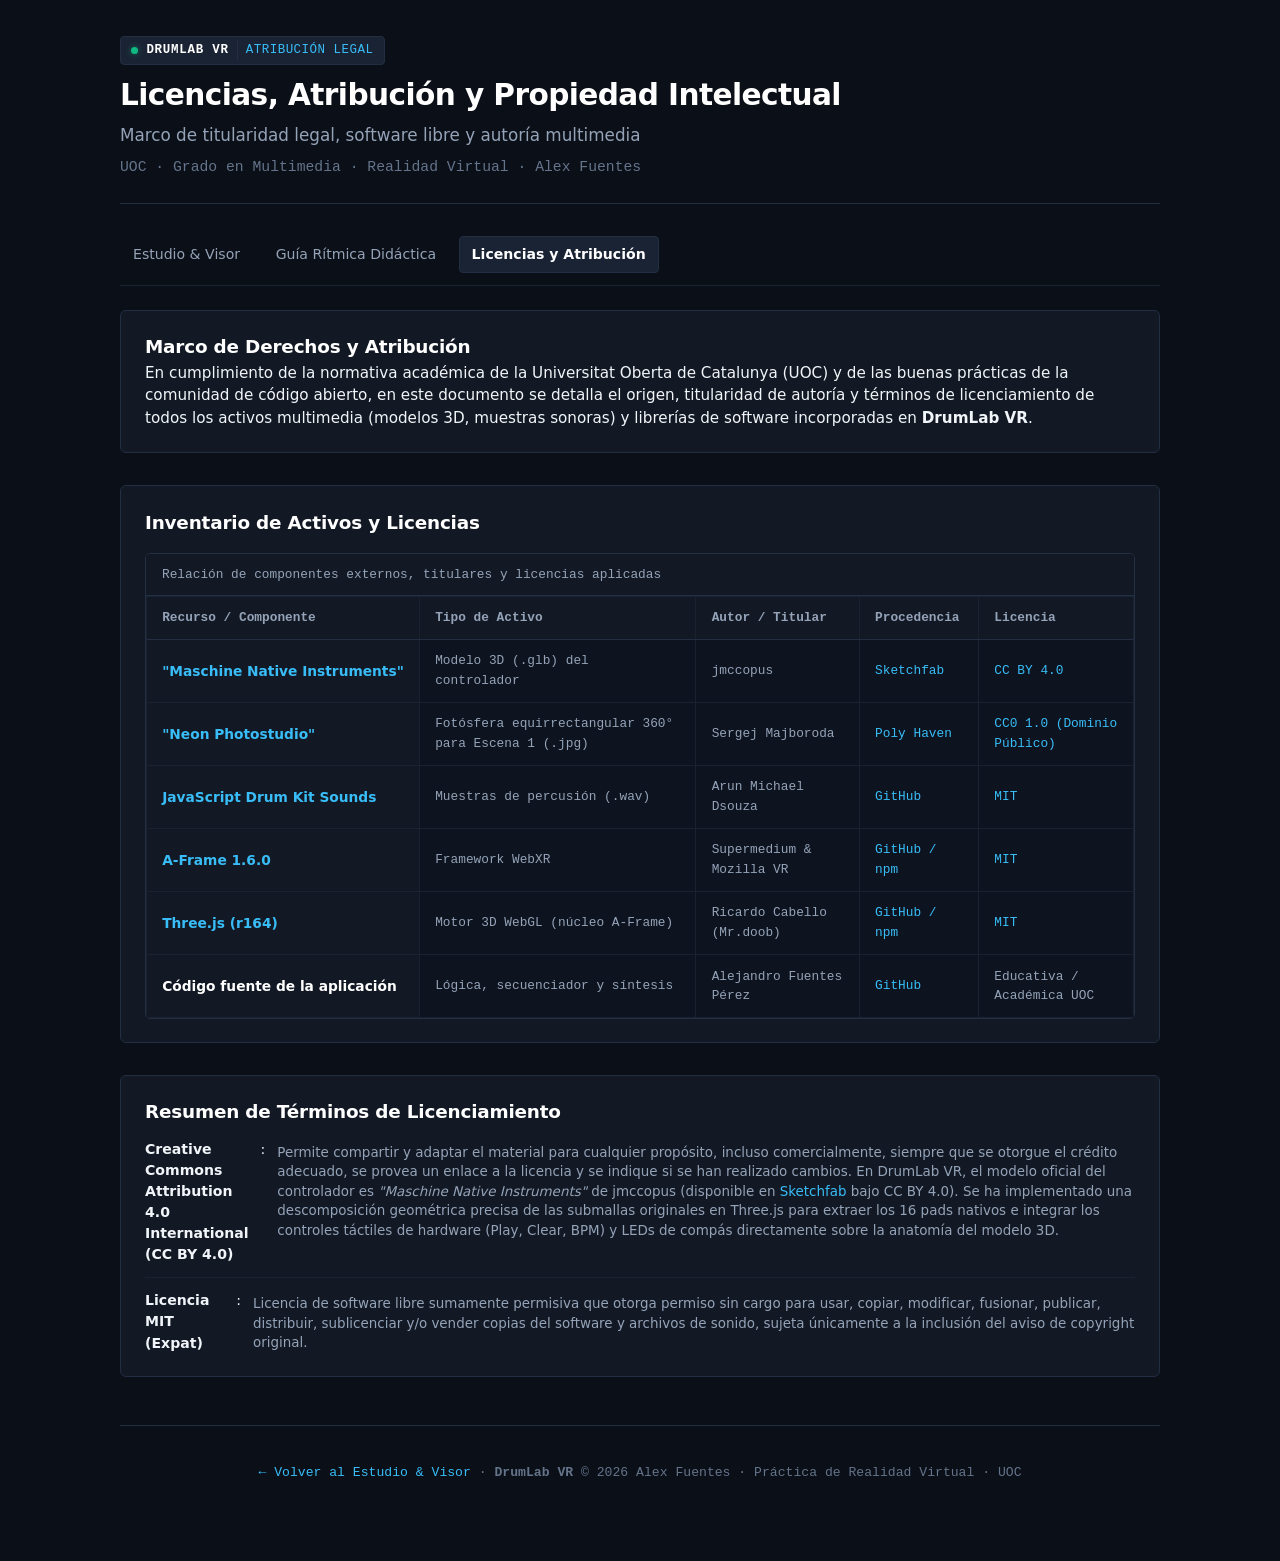
<file: recursos/licencias.html>
<!DOCTYPE html>
<html lang="es">
<head>
  <meta charset="utf-8">
  <meta name="viewport" content="width=device-width, initial-scale=1.0">
  <meta name="color-scheme" content="dark light">
  <title>Licencias y Atribución — DrumLab VR (UOC Realidad Virtual)</title>
  <meta name="description" content="Inventario de propiedad intelectual, derechos de autor y licencias de software y contenido multimedia en DrumLab VR.">
  <link rel="stylesheet" href="css/styles.css">
</head>
<body>
  <a href="#contenido-principal" class="skip-link">Saltar al contenido principal</a>

  <main class="page" id="contenido-principal">
    <!-- Cabecera -->
    <header class="page__header">
      <div class="brand-badge">
        <span class="brand-badge__dot"></span>
        <span class="brand-badge__title">DRUMLAB VR</span>
        <span class="brand-badge__tag">ATRIBUCIÓN LEGAL</span>
      </div>
      <h1 class="page__title">Licencias, Atribución y Propiedad Intelectual</h1>
      <h2 class="page__subtitle">Marco de titularidad legal, software libre y autoría multimedia</h2>
      <p class="page__author">UOC · Grado en Multimedia · Realidad Virtual · Alex Fuentes</p>
    </header>

    <!-- Navegación -->
    <nav class="page__nav" aria-label="Navegación del proyecto">
      <a href="../index.html" class="page__nav-link">Estudio &amp; Visor</a>
      <a href="guia-ritmica.html" class="page__nav-link">Guía Rítmica Didáctica</a>
      <a href="licencias.html" class="page__nav-link page__nav-link--active" aria-current="page">Licencias y Atribución</a>
    </nav>

    <!-- Declaración General -->
    <section class="instructions" aria-labelledby="declaracion-title">
      <h2 id="declaracion-title" class="instructions__title">Marco de Derechos y Atribución</h2>
      <p style="margin: 0; font-size: 0.95rem; line-height: 1.5;">
        En cumplimiento de la normativa académica de la Universitat Oberta de Catalunya (UOC) y de las buenas prácticas de la comunidad de código abierto, en este documento se detalla el origen, titularidad de autoría y términos de licenciamiento de todos los activos multimedia (modelos 3D, muestras sonoras) y librerías de software incorporadas en <strong>DrumLab VR</strong>.
      </p>
    </section>

    <!-- Tabla de Inventario de Activos -->
    <section class="matrix-section" aria-labelledby="tabla-activos-title">
      <h2 id="tabla-activos-title" class="matrix-section__title">Inventario de Activos y Licencias</h2>

      <div class="table-wrapper" tabindex="0" role="region" aria-labelledby="tabla-caption">
        <table class="matrix-table">
          <caption id="tabla-caption">Relación de componentes externos, titulares y licencias aplicadas</caption>
          <thead>
            <tr>
              <th scope="col">Recurso / Componente</th>
              <th scope="col">Tipo de Activo</th>
              <th scope="col">Autor / Titular</th>
              <th scope="col">Procedencia</th>
              <th scope="col">Licencia</th>
            </tr>
          </thead>
          <tbody>
            <tr>
              <th scope="row">
                <a class="credits__link" href="https://skfb.ly/oAOvO" target="_blank" rel="noopener noreferrer">"Maschine Native Instruments"</a>
              </th>
              <td>Modelo 3D (.glb) del controlador</td>
              <td>jmccopus</td>
              <td><a class="credits__link" href="https://skfb.ly/oAOvO" target="_blank" rel="noopener noreferrer">Sketchfab</a></td>
              <td><a class="credits__link" href="http://creativecommons.org/licenses/by/4.0/" target="_blank" rel="noopener noreferrer">CC BY 4.0</a></td>
            </tr>
            <tr>
              <th scope="row">
                <a class="credits__link" href="https://polyhaven.com/a/neon_photostudio" target="_blank" rel="noopener noreferrer">"Neon Photostudio"</a>
              </th>
              <td>Fotósfera equirrectangular 360° para Escena 1 (.jpg)</td>
              <td>Sergej Majboroda</td>
              <td><a class="credits__link" href="https://polyhaven.com/a/neon_photostudio" target="_blank" rel="noopener noreferrer">Poly Haven</a></td>
              <td><a class="credits__link" href="https://creativecommons.org/publicdomain/zero/1.0/" target="_blank" rel="noopener noreferrer">CC0 1.0 (Dominio Público)</a></td>
            </tr>
            <tr>
              <th scope="row">
                <a class="credits__link" href="https://github.com/ArunMichaelDsouza/javascript-30-course" target="_blank" rel="noopener noreferrer">JavaScript Drum Kit Sounds</a>
              </th>
              <td>Muestras de percusión (.wav)</td>
              <td>Arun Michael Dsouza</td>
              <td><a class="credits__link" href="https://github.com/ArunMichaelDsouza/javascript-30-course" target="_blank" rel="noopener noreferrer">GitHub</a></td>
              <td><a class="credits__link" href="https://opensource.org/licenses/MIT" target="_blank" rel="noopener noreferrer">MIT</a></td>
            </tr>
            <tr>
              <th scope="row">
                <a class="credits__link" href="https://aframe.io/" target="_blank" rel="noopener noreferrer">A-Frame 1.6.0</a>
              </th>
              <td>Framework WebXR</td>
              <td>Supermedium &amp; Mozilla VR</td>
              <td><a class="credits__link" href="https://github.com/aframevr/aframe" target="_blank" rel="noopener noreferrer">GitHub / npm</a></td>
              <td><a class="credits__link" href="https://opensource.org/licenses/MIT" target="_blank" rel="noopener noreferrer">MIT</a></td>
            </tr>
            <tr>
              <th scope="row">
                <a class="credits__link" href="https://threejs.org/" target="_blank" rel="noopener noreferrer">Three.js (r164)</a>
              </th>
              <td>Motor 3D WebGL (núcleo A-Frame)</td>
              <td>Ricardo Cabello (Mr.doob)</td>
              <td><a class="credits__link" href="https://github.com/mrdoob/three.js" target="_blank" rel="noopener noreferrer">GitHub / npm</a></td>
              <td><a class="credits__link" href="https://opensource.org/licenses/MIT" target="_blank" rel="noopener noreferrer">MIT</a></td>
            </tr>
            <tr>
              <th scope="row">
                Código fuente de la aplicación
              </th>
              <td>Lógica, secuenciador y síntesis</td>
              <td>Alejandro Fuentes Pérez</td>
              <td><a class="credits__link" href="https://github.com/alfupe/practica_realidad-virtual" target="_blank" rel="noopener noreferrer">GitHub</a></td>
              <td>Educativa / Académica UOC</td>
            </tr>
          </tbody>
        </table>
      </div>
    </section>

    <!-- Resumen de Condiciones de Licencias -->
    <section class="instructions" aria-labelledby="terminos-title">
      <h2 id="terminos-title" class="instructions__title">Resumen de Términos de Licenciamiento</h2>
      <ul class="instructions__list">
        <li class="instructions__item">
          <strong>Creative Commons Attribution 4.0 International (CC BY 4.0)</strong>:
          <span class="instructions__note">
            Permite compartir y adaptar el material para cualquier propósito, incluso comercialmente, siempre que se otorgue el crédito adecuado, se provea un enlace a la licencia y se indique si se han realizado cambios. En DrumLab VR, el modelo oficial del controlador es <em>"Maschine Native Instruments"</em> de jmccopus (disponible en <a class="credits__link" href="https://skfb.ly/oAOvO" target="_blank" rel="noopener noreferrer">Sketchfab</a> bajo CC BY 4.0). Se ha implementado una descomposición geométrica precisa de las submallas originales en Three.js para extraer los 16 pads nativos e integrar los controles táctiles de hardware (Play, Clear, BPM) y LEDs de compás directamente sobre la anatomía del modelo 3D.
          </span>
        </li>
        <li class="instructions__item">
          <strong>Licencia MIT (Expat)</strong>:
          <span class="instructions__note">
            Licencia de software libre sumamente permisiva que otorga permiso sin cargo para usar, copiar, modificar, fusionar, publicar, distribuir, sublicenciar y/o vender copias del software y archivos de sonido, sujeta únicamente a la inclusión del aviso de copyright original.
          </span>
        </li>
      </ul>
    </section>

    <!-- Pie de página -->
    <footer class="site-footer">
      <p>
        <a href="../index.html">&larr; Volver al Estudio &amp; Visor</a> · 
        <strong>DrumLab VR</strong> &copy; 2026 Alex Fuentes · Práctica de Realidad Virtual · UOC
      </p>
    </footer>
  </main>
</body>
</html>
</file>
<file: recursos/css/styles.css>
/* ==========================================================================
   DrumLab VR — Hoja de Estilos de Ingeniería de Audio y Consola de Estudio
   Diseño profesional, maduro y accesible para estación de trabajo WebXR
   UOC · Máster/Grado en Multimedia · Realidad Virtual (PR)
   ========================================================================== */

:root {
  /* Soporte nativo para esquemas oscuros del navegador */
  color-scheme: dark;

  /* Superficies de chasis de estudio y paleta de audio hardware */
  --color-bg-body: #0b0f17;
  --color-bg-card: #131924;
  --color-bg-card-hover: #17202e;
  --color-bg-elevated: #1a2333;
  --color-bg-inset: #0e141f;

  /* Bordes de mecanizado de precisión (1px) */
  --color-border: #232e42;
  --color-border-subtle: #192231;
  --color-border-focus: #38bdf8;

  /* Jerarquía tipográfica accesible (Contraste >= 4.5:1 / 7:1) */
  --color-text-main: #f1f5f9;
  --color-text-muted: #94a3b8;
  --color-text-subtle: #64748b;
  --color-link: #38bdf8;
  --color-link-hover: #7dd3fc;

  /* Acento de control y hardware */
  --color-accent: #0284c7;
  --color-accent-glow: rgba(56, 189, 248, 0.2);
  --color-brand-uoc: #000078;

  /* Indicadores de estado de telemetría */
  --color-status-green: #10b981;
  --color-status-amber: #f59e0b;
  --color-status-cyan: #06b6d4;

  /* Semántica de Voces Tímbricas (consonancia con pads físicos Maschine MK3) */
  --color-voice-crash: #f59e0b; /* Ámbar / Oro */
  --color-voice-hihat: #22c55e; /* Verde brillante */
  --color-voice-snare: #38bdf8; /* Azul precisión */
  --color-voice-kick: #ec4899;  /* Magenta / Punch */

  /* Tipografías del sistema y métricas monoespaciadas */
  --font-sans: ui-sans-serif, system-ui, -apple-system, BlinkMacSystemFont, "Segoe UI", Roboto, "Helvetica Neue", Arial, sans-serif;
  --font-mono: "JetBrains Mono", "SF Mono", Menlo, Consolas, Monaco, monospace;
}

/* Reset y caja base */
*, *::before, *::after {
  box-sizing: border-box;
}

html {
  background-color: var(--color-bg-body);
}

body {
  margin: 0;
  padding: 2.25rem 1.25rem 4rem;
  font-family: var(--font-sans);
  color: var(--color-text-main);
  background-color: var(--color-bg-body);
  line-height: 1.55;
  -webkit-font-smoothing: antialiased;
}

/* Enlace de accesibilidad para salto de navegación por teclado */
.skip-link {
  position: absolute;
  top: -9999px;
  left: 1.25rem;
  background: var(--color-accent);
  color: #ffffff;
  padding: 0.6rem 1.2rem;
  border-radius: 4px;
  text-decoration: none;
  font-weight: 600;
  font-size: 0.9rem;
  z-index: 9999;
  border: 1px solid var(--color-border-focus);
}
.skip-link:focus {
  top: 1.25rem;
}

/* Contenedor principal con ancho equilibrado de estación de trabajo */
.page {
  max-width: 1040px;
  margin: 0 auto;
}

/* ==========================================================================
   Cabecera de Proyecto: Identidad Hardware & Metadatos Académicos
   ========================================================================== */

.page__header {
  margin-bottom: 2rem;
  padding-bottom: 1.5rem;
  border-bottom: 1px solid var(--color-border);
}

.brand-badge {
  display: inline-flex;
  align-items: center;
  gap: 0.5rem;
  margin-bottom: 0.75rem;
  padding: 0.25rem 0.65rem;
  background-color: var(--color-bg-elevated);
  border: 1px solid var(--color-border);
  border-radius: 4px;
  font-family: var(--font-mono);
  font-size: 0.78rem;
  letter-spacing: 0.04em;
  color: var(--color-text-muted);
}

.brand-badge__dot {
  width: 7px;
  height: 7px;
  border-radius: 50%;
  background-color: var(--color-status-green);
  box-shadow: 0 0 6px rgba(16, 185, 129, 0.5);
}

.brand-badge__title {
  font-weight: 700;
  color: #ffffff;
  letter-spacing: 0.06em;
}

.brand-badge__tag {
  color: var(--color-link);
  border-left: 1px solid var(--color-border);
  padding-left: 0.5rem;
}

.page__title {
  margin: 0 0 0.5rem;
  font-size: 1.85rem;
  font-weight: 700;
  letter-spacing: -0.02em;
  color: #ffffff;
  line-height: 1.25;
}

.page__subtitle {
  margin: 0 0 0.5rem;
  font-size: 1.05rem;
  font-weight: 400;
  color: var(--color-text-muted);
}

.page__author {
  margin: 0;
  font-size: 0.92rem;
  color: var(--color-text-subtle);
  font-family: var(--font-mono);
}

/* Tira de telemetría de audio y motor WebXR */
.telemetry-strip {
  display: flex;
  flex-wrap: wrap;
  gap: 0.75rem 1.5rem;
  margin-top: 1.25rem;
  padding: 0.6rem 0.85rem;
  background-color: var(--color-bg-inset);
  border: 1px solid var(--color-border-subtle);
  border-radius: 4px;
  font-family: var(--font-mono);
  font-size: 0.78rem;
  color: var(--color-text-muted);
}

.telemetry-item {
  display: inline-flex;
  align-items: center;
  gap: 0.4rem;
}

.telemetry-item strong {
  color: var(--color-text-main);
  font-weight: 600;
}

/* ==========================================================================
   Navegación de Secciones (Estudio, Guía Rítmica, Licencias)
   ========================================================================== */

.page__nav {
  display: flex;
  align-items: center;
  gap: 0.6rem;
  margin-bottom: 1.5rem;
  padding-bottom: 0.75rem;
  border-bottom: 1px solid var(--color-border-subtle);
}

.page__nav-link {
  color: var(--color-text-muted);
  text-decoration: none;
  font-size: 0.88rem;
  font-weight: 500;
  padding: 0.4rem 0.75rem;
  border-radius: 4px;
  border: 1px solid transparent;
  transition: all 0.15s ease;
}

.page__nav-link:hover {
  color: var(--color-text-main);
  background-color: var(--color-bg-card);
  border-color: var(--color-border);
}

.page__nav-link--active {
  color: #ffffff;
  background-color: var(--color-bg-elevated);
  border-color: var(--color-border);
  font-weight: 600;
}

/* ==========================================================================
   Consola de Monitor WebXR: Marco de Estudio & Pantalla de Instrumento
   ========================================================================== */

.console-wrapper {
  background-color: var(--color-bg-card);
  border: 1px solid var(--color-border);
  border-radius: 6px;
  overflow: hidden;
  box-shadow: 0 4px 20px rgba(0, 0, 0, 0.4);
  margin-bottom: 2rem;
}

/* Barra superior de la consola de visualización */
.console-bar {
  display: flex;
  justify-content: space-between;
  align-items: center;
  padding: 0.6rem 0.9rem;
  background-color: var(--color-bg-inset);
  border-bottom: 1px solid var(--color-border);
  font-size: 0.82rem;
}

.console-bar--bottom {
  border-bottom: 0;
  border-top: 1px solid var(--color-border);
  padding: 0.65rem 0.9rem;
  background-color: var(--color-bg-inset);
}

.console-status {
  display: inline-flex;
  align-items: center;
  gap: 0.5rem;
  font-family: var(--font-mono);
}

.status-indicator {
  width: 8px;
  height: 8px;
  border-radius: 50%;
  background-color: var(--color-status-green);
  box-shadow: 0 0 6px rgba(16, 185, 129, 0.6);
}

.console-status__label {
  color: var(--color-text-subtle);
  font-size: 0.75rem;
  letter-spacing: 0.05em;
}

.console-status__scene {
  color: #38bdf8;
  font-weight: 600;
  letter-spacing: 0.03em;
}

.console-controls {
  display: flex;
  align-items: center;
  gap: 0.75rem;
}

/* Conmutador táctil secundario de escenas */
.scene-selector {
  display: inline-flex;
  background-color: var(--color-bg-card);
  border: 1px solid var(--color-border);
  border-radius: 4px;
  padding: 2px;
}

.scene-btn {
  padding: 4px 10px;
  font-size: 0.78rem;
  font-family: var(--font-mono);
  font-weight: 500;
  background: transparent;
  border: 0;
  border-radius: 3px;
  cursor: pointer;
  color: var(--color-text-muted);
  transition: all 0.15s ease;
}

.scene-btn:hover {
  color: var(--color-text-main);
  background-color: var(--color-bg-elevated);
}

.scene-btn.active {
  background-color: var(--color-accent);
  color: #ffffff;
  font-weight: 600;
}

.console-actions {
  display: inline-flex;
  gap: 0.4rem;
}

.console-btn {
  background-color: var(--color-bg-card);
  border: 1px solid var(--color-border);
  border-radius: 4px;
  padding: 4px 9px;
  font-size: 0.78rem;
  font-family: var(--font-sans);
  color: var(--color-text-muted);
  cursor: pointer;
  transition: all 0.15s ease;
}

.console-btn:hover {
  background-color: var(--color-bg-elevated);
  border-color: #334155;
  color: #ffffff;
}

/* Marco visor 3D */
.page__viewer {
  position: relative;
  width: 100%;
  height: 560px;
  background-color: #070a12;
  overflow: hidden;
  border-radius: 4px;
}

.scene-container {
  position: absolute;
  top: 0;
  left: 0;
  width: 100%;
  height: 100%;
  opacity: 0;
  visibility: hidden;
  pointer-events: none;
  transition: opacity 0.2s cubic-bezier(0.4, 0, 0.2, 1);
  z-index: 1;
}

.scene-container.active {
  opacity: 1;
  visibility: visible;
  pointer-events: auto;
  z-index: 2;
}

.page__frame {
  display: block;
  width: 100%;
  height: 100%;
  border: 0;
}

/* Barra inferior descriptiva de navegación espacial */
.console-hint {
  font-size: 0.82rem;
  color: var(--color-text-muted);
  line-height: 1.45;
}

.console-hint strong {
  color: var(--color-link);
}

.console-hint em {
  font-style: normal;
  color: #ffffff;
  font-family: var(--font-mono);
  background-color: var(--color-bg-elevated);
  padding: 1px 4px;
  border-radius: 3px;
  border: 1px solid var(--color-border);
}

.console-meta {
  font-family: var(--font-mono);
  font-size: 0.74rem;
  color: var(--color-text-subtle);
  white-space: nowrap;
}

/* ==========================================================================
   Módulo de Matriz Rítmica 4x4: Representación Hardware de los 16 Pads
   ========================================================================== */

.matrix-section {
  background-color: var(--color-bg-card);
  border: 1px solid var(--color-border);
  border-radius: 6px;
  padding: 1.4rem 1.5rem;
  margin-bottom: 2rem;
}

.section-header {
  display: flex;
  justify-content: space-between;
  align-items: baseline;
  flex-wrap: wrap;
  gap: 0.5rem;
  margin-bottom: 1rem;
  border-bottom: 1px solid var(--color-border-subtle);
  padding-bottom: 0.6rem;
}

.matrix-section__title,
.instructions__title,
.credits__title,
.ai-declaration__title {
  margin: 0;
  font-size: 1.15rem;
  font-weight: 600;
  letter-spacing: -0.01em;
  color: #ffffff;
}

.section-tag {
  font-family: var(--font-mono);
  font-size: 0.74rem;
  color: var(--color-text-subtle);
}

.table-wrapper {
  overflow-x: auto;
  border: 1px solid var(--color-border);
  border-radius: 5px;
  background-color: var(--color-bg-inset);
  margin-top: 1rem;
}

.matrix-table {
  width: 100%;
  border-collapse: collapse;
  font-size: 0.86rem;
  text-align: left;
}

.matrix-table caption {
  padding: 0.65rem 1rem;
  font-size: 0.8rem;
  font-family: var(--font-mono);
  text-align: left;
  background-color: var(--color-bg-card);
  border-bottom: 1px solid var(--color-border);
  color: var(--color-text-muted);
}

.matrix-table th,
.matrix-table td {
  padding: 0.7rem 0.95rem;
  border: 1px solid var(--color-border-subtle);
  vertical-align: middle;
}

.matrix-table thead th {
  background-color: var(--color-bg-card);
  font-family: var(--font-mono);
  font-weight: 600;
  font-size: 0.8rem;
  color: var(--color-text-muted);
  border-bottom: 1px solid var(--color-border);
}

.matrix-table thead th span {
  display: block;
  font-size: 0.72rem;
  font-weight: 400;
  color: var(--color-text-subtle);
  margin-top: 2px;
}

.matrix-table tbody th {
  background-color: var(--color-bg-card);
  font-weight: 600;
  white-space: nowrap;
  color: #ffffff;
}

.voice-badge {
  display: inline-flex;
  align-items: center;
  gap: 0.5rem;
}

.voice-dot {
  width: 8px;
  height: 8px;
  border-radius: 50%;
  display: inline-block;
}

.voice-dot--crash { background-color: var(--color-voice-crash); box-shadow: 0 0 5px rgba(245, 158, 11, 0.4); }
.voice-dot--hihat { background-color: var(--color-voice-hihat); box-shadow: 0 0 5px rgba(34, 197, 94, 0.4); }
.voice-dot--snare { background-color: var(--color-voice-snare); box-shadow: 0 0 5px rgba(56, 189, 248, 0.4); }
.voice-dot--kick  { background-color: var(--color-voice-kick);  box-shadow: 0 0 5px rgba(236, 72, 153, 0.4); }

.matrix-table td {
  background-color: var(--color-bg-inset);
  color: var(--color-text-muted);
  font-family: var(--font-mono);
  font-size: 0.8rem;
}

.matrix-table td strong {
  display: block;
  color: var(--color-text-main);
  font-size: 0.84rem;
}

.matrix-table td small {
  display: block;
  color: var(--color-text-subtle);
  font-size: 0.74rem;
  margin-top: 1px;
}

.matrix-table tbody tr:hover td {
  background-color: rgba(255, 255, 255, 0.02);
}

/* Teclas <kbd> de hardware físico mecánico */
kbd, .kbd {
  display: inline-block;
  padding: 2px 5px;
  font-family: var(--font-mono);
  font-size: 0.74rem;
  font-weight: 600;
  color: #ffffff;
  background-color: var(--color-bg-elevated);
  border: 1px solid #334155;
  border-radius: 3px;
  box-shadow: 0 2px 0 #090d14;
  vertical-align: baseline;
  margin: 0 1px;
}

/* Rejilla de controles multimodal */
.controls-grid {
  display: grid;
  grid-template-columns: repeat(auto-fit, minmax(280px, 1fr));
  gap: 1rem;
  margin-top: 1.25rem;
}

.control-card {
  border: 1px solid var(--color-border);
  border-radius: 5px;
  padding: 1rem 1.15rem;
  background-color: var(--color-bg-inset);
  transition: border-color 0.15s ease;
}

.control-card:hover {
  border-color: #334155;
}

.control-card__header {
  display: flex;
  align-items: center;
  gap: 0.5rem;
  margin-bottom: 0.5rem;
}

.control-card__icon {
  font-family: var(--font-mono);
  font-size: 0.76rem;
  color: var(--color-link);
  background: var(--color-bg-elevated);
  padding: 2px 5px;
  border-radius: 3px;
  border: 1px solid var(--color-border);
}

.control-card__title {
  margin: 0;
  font-size: 0.92rem;
  font-weight: 600;
  color: #ffffff;
}

.control-card__text {
  margin: 0;
  font-size: 0.84rem;
  color: var(--color-text-muted);
  line-height: 1.5;
}

/* ==========================================================================
   Secciones Técnicas: Checklist, Repositorio, Créditos
   ========================================================================== */

.instructions,
.credits,
.ai-declaration {
  background-color: var(--color-bg-card);
  border: 1px solid var(--color-border);
  border-radius: 6px;
  padding: 1.4rem 1.5rem;
  margin-bottom: 2rem;
}

.instructions__list,
.credits__list,
.ai-declaration__list {
  margin: 0;
  padding-left: 0;
  list-style: none;
}

.instructions__item {
  display: flex;
  align-items: flex-start;
  gap: 0.75rem;
  padding: 0.75rem 0;
  border-bottom: 1px solid var(--color-border-subtle);
  line-height: 1.5;
  font-size: 0.88rem;
}

.instructions__item:last-child {
  border-bottom: 0;
  padding-bottom: 0;
}

.instructions__badge {
  font-family: var(--font-mono);
  font-size: 0.72rem;
  font-weight: 600;
  color: var(--color-status-green);
  background-color: rgba(16, 185, 129, 0.12);
  border: 1px solid rgba(16, 185, 129, 0.3);
  padding: 2px 6px;
  border-radius: 3px;
  white-space: nowrap;
  flex-shrink: 0;
  margin-top: 2px;
}

.instructions__content {
  flex: 1;
}

.instructions__content strong {
  color: #ffffff;
}

.instructions__note {
  display: block;
  margin-top: 0.25rem;
  color: var(--color-text-muted);
  font-size: 0.84rem;
  line-height: 1.45;
}

.instructions__note code {
  font-family: var(--font-mono);
  font-size: 0.78rem;
  color: var(--color-link);
  background-color: var(--color-bg-inset);
  padding: 1px 4px;
  border-radius: 3px;
  border: 1px solid var(--color-border);
}

/* Bloque de Acceso y Código QR Móvil */
.access-box {
  display: flex;
  align-items: center;
  justify-content: space-between;
  gap: 1.75rem;
  background-color: var(--color-bg-inset);
  border: 1px solid var(--color-border);
  border-radius: 5px;
  padding: 1.15rem 1.35rem;
  margin-top: 1rem;
}

.access-box__info p {
  margin: 0 0 0.5rem;
  font-size: 0.88rem;
  line-height: 1.5;
  color: var(--color-text-muted);
}

.access-box__info p strong {
  color: #ffffff;
}

.access-box__info p:last-child {
  margin-bottom: 0;
}

.access-box__hint {
  font-size: 0.8rem !important;
  color: var(--color-text-subtle) !important;
}

.access-box__qr {
  flex-shrink: 0;
}

.access-box__qr img {
  display: block;
  border: 1px solid var(--color-border);
  border-radius: 4px;
  padding: 6px;
  background-color: #ffffff;
}

/* Créditos y referencias */
.credits__item {
  padding: 0.65rem 0;
  border-bottom: 1px solid var(--color-border-subtle);
  font-size: 0.88rem;
  line-height: 1.5;
  color: var(--color-text-muted);
}

.credits__item strong {
  color: #ffffff;
}

.credits__item:last-child {
  border-bottom: 0;
  padding-bottom: 0;
}

.credits__link {
  color: var(--color-link);
  text-decoration: none;
  border-bottom: 1px solid transparent;
  transition: border-color 0.15s ease;
}

.credits__link:hover {
  color: var(--color-link-hover);
  border-bottom-color: var(--color-link-hover);
}

/* Declaración ética de IA */
.ai-declaration p {
  margin: 0 0 0.6rem;
  line-height: 1.55;
  font-size: 0.88rem;
  color: var(--color-text-muted);
}

.ai-declaration blockquote {
  margin: 0.6rem 0 1rem;
  padding: 0.6rem 0.9rem;
  background-color: var(--color-bg-inset);
  border-left: 3px solid var(--color-accent);
  border-radius: 0 4px 4px 0;
  font-style: italic;
  font-size: 0.84rem;
  color: var(--color-text-main);
}

/* Pie de página de la estación */
.site-footer {
  text-align: center;
  margin-top: 3rem;
  padding-top: 1.5rem;
  border-top: 1px solid var(--color-border);
  color: var(--color-text-subtle);
  font-size: 0.82rem;
  font-family: var(--font-mono);
}

.site-footer a {
  color: var(--color-link);
  text-decoration: none;
}

/* ==========================================================================
   Adaptación Responsiva
   ========================================================================== */

@media (max-width: 768px) {
  body {
    padding: 1.25rem 0.75rem 2.5rem;
  }

  .page__title {
    font-size: 1.45rem;
  }

  .page__viewer {
    height: 420px;
  }

  .console-bar {
    flex-direction: column;
    align-items: flex-start;
    gap: 0.6rem;
  }

  .console-controls {
    width: 100%;
    justify-content: space-between;
  }

  .access-box {
    flex-direction: column;
    align-items: flex-start;
  }
}

/* ==========================================================================
   Barra de Acciones y Enlaces Diegéticos (WCAG 2.1)
   ========================================================================== */
.console-actions-bar {
  display: flex;
  flex-wrap: wrap;
  align-items: center;
  gap: 0.75rem;
  margin-top: 0.85rem;
  padding: 0.75rem 1rem;
  background-color: var(--color-bg-card);
  border: 1px solid var(--color-border);
  border-radius: 6px;
}

.action-pill {
  display: inline-flex;
  align-items: center;
  gap: 0.5rem;
  padding: 0.45rem 0.9rem;
  background-color: var(--color-bg-inset);
  border: 1px solid var(--color-border);
  border-radius: 9999px;
  color: var(--color-text);
  font-size: 0.82rem;
  font-weight: 500;
  text-decoration: none;
  cursor: pointer;
  transition: all 0.15s ease;
  font-family: inherit;
}

.action-pill:hover,
.action-pill:focus-visible {
  background-color: var(--color-surface-hover);
  border-color: var(--color-primary);
  color: #ffffff;
  outline: 2px solid var(--color-primary);
  outline-offset: 2px;
}

.action-pill--primary {
  background-color: rgba(2, 132, 199, 0.18);
  border-color: rgba(56, 189, 248, 0.5);
  color: var(--color-primary);
  font-weight: 600;
}

.action-pill--primary:hover,
.action-pill--primary:focus-visible {
  background-color: var(--color-primary);
  color: #ffffff;
}

.action-pill__icon {
  font-size: 0.9rem;
  line-height: 1;
}

/* ==========================================================================
   Modal Dialog de Vídeo (HTML5 Nativo + Directrices Modernas)
   ========================================================================== */
dialog.video-modal {
  padding: 0;
  border: 1px solid rgba(56, 189, 248, 0.45);
  border-radius: 12px;
  background: #090e17;
  color: #f1f5f9;
  width: min(860px, 92vw);
  max-height: 90vh;
  box-shadow: 0 25px 60px rgba(0, 0, 0, 0.85), 0 0 35px rgba(56, 189, 248, 0.2);
  overflow: hidden;
}

/* Contención de scroll en página anfitriona al abrir el modal */
dialog.video-modal:modal {
  overscroll-behavior: contain;
}

dialog.video-modal::backdrop {
  overflow: hidden;
  overscroll-behavior: contain;
  background-color: rgba(3, 7, 18, 0.84);
  backdrop-filter: blur(10px);
  -webkit-backdrop-filter: blur(10px);
}

.video-modal__content {
  display: flex;
  flex-direction: column;
}

.video-modal__header {
  display: flex;
  justify-content: space-between;
  align-items: center;
  padding: 12px 18px;
  background: #0d1524;
  border-bottom: 1px solid rgba(255, 255, 255, 0.08);
}

.video-modal__header-info {
  display: flex;
  align-items: center;
  gap: 10px;
}

.video-modal__badge {
  display: inline-block;
  padding: 2px 7px;
  background: rgba(56, 189, 248, 0.18);
  border: 1px solid rgba(56, 189, 248, 0.4);
  border-radius: 4px;
  color: #38bdf8;
  font-size: 0.72rem;
  font-weight: 700;
  font-family: var(--font-mono);
  letter-spacing: 0.04em;
}

.video-modal__title {
  margin: 0;
  font-size: 1.05rem;
  font-weight: 700;
  color: #f8fafc;
  letter-spacing: -0.01em;
}

.video-modal__close {
  background: transparent;
  border: 1px solid transparent;
  color: #94a3b8;
  font-size: 24px;
  line-height: 1;
  padding: 4px 10px;
  border-radius: 6px;
  cursor: pointer;
  transition: all 0.15s ease;
}

.video-modal__close:hover,
.video-modal__close:focus-visible {
  color: #ffffff;
  background-color: rgba(255, 255, 255, 0.12);
  border-color: rgba(56, 189, 248, 0.4);
  outline: 2px solid #38bdf8;
  outline-offset: 1px;
}

.video-modal__player-wrapper {
  position: relative;
  width: 100%;
  aspect-ratio: 16 / 9;
  background: #000000;
}

.video-modal__iframe {
  position: absolute;
  inset: 0;
  width: 100%;
  height: 100%;
  border: none;
}

.video-modal__footer {
  padding: 10px 18px;
  background: #090e17;
  border-top: 1px solid rgba(255, 255, 255, 0.05);
}

.video-modal__caption {
  margin: 0;
  font-size: 0.8rem;
  color: #94a3b8;
  line-height: 1.5;
}

.video-modal__caption kbd {
  display: inline-block;
  padding: 1px 5px;
  background: rgba(255, 255, 255, 0.1);
  border: 1px solid rgba(255, 255, 255, 0.2);
  border-radius: 3px;
  font-family: var(--font-mono);
  font-size: 0.75rem;
  color: #f1f5f9;
}
</file>
